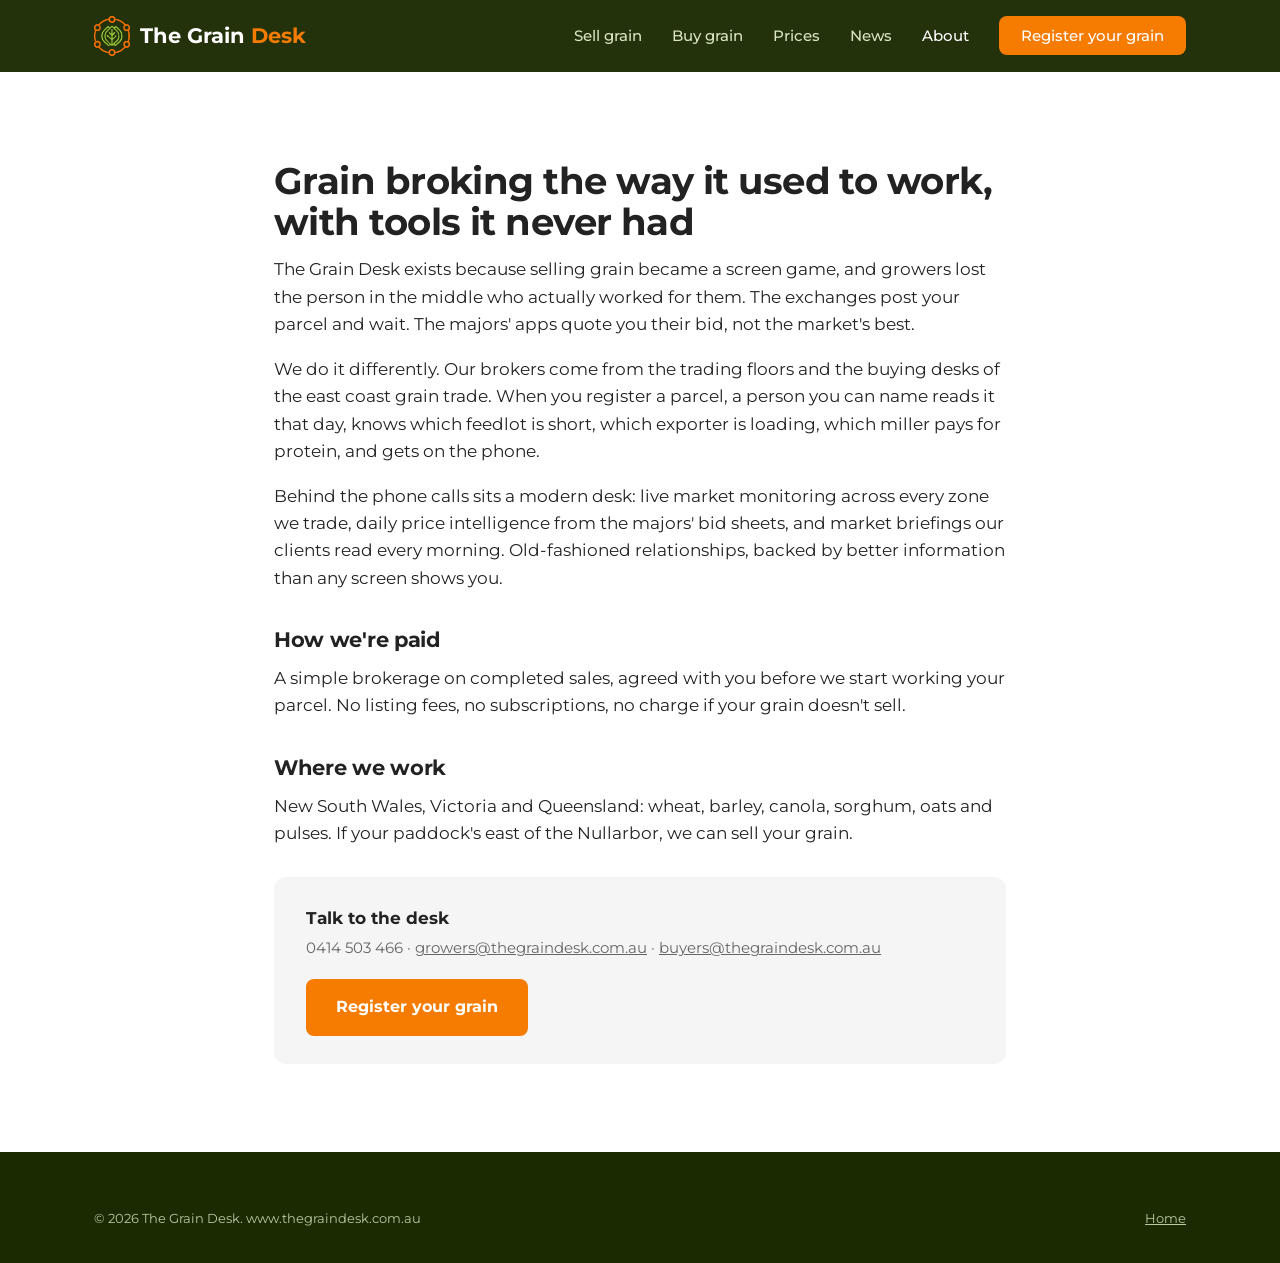
<file: about.html>
<!DOCTYPE html>
<html lang="en-AU">
<head>
<meta charset="UTF-8">
<meta name="viewport" content="width=device-width, initial-scale=1">
<title>About The Grain Desk.</title>
<meta name="description" content="The Grain Desk is a relationship grain brokerage for Australia's east coast. Real brokers, real buyer relationships, no faceless exchange.">
<link rel="icon" type="image/png" href="assets/grainbroker-icon.png">
<link rel="preconnect" href="https://fonts.googleapis.com">
<link rel="preconnect" href="https://fonts.gstatic.com" crossorigin>
<link href="https://fonts.googleapis.com/css2?family=Montserrat:wght@400;500;600;700&display=swap" rel="stylesheet">
<link rel="stylesheet" href="css/site.css">
</head>
<body>

<header>
  <div class="container">
    <nav aria-label="Main">
      <a class="logo" href="index.html">
        <img src="assets/grainbroker-icon.png" alt="">
        <span>The Grain <b>Desk</b></span>
      </a>
      <button class="menu-btn" aria-label="Menu" aria-expanded="false">&#9776;</button>
      <ul class="nav-links">
        <li><a href="sell.html">Sell grain</a></li>
        <li><a href="buy.html">Buy grain</a></li>
        <li><a href="prices.html">Prices</a></li>
        <li><a href="news.html">News</a></li>
        <li><a href="about.html" aria-current="page">About</a></li>
        <li><a class="nav-cta" href="sell.html">Register your grain</a></li>
      </ul>
    </nav>
  </div>
</header>

<section>
  <div class="container" style="max-width:780px">
    <h1 class="section-title">Grain broking the way it used to work, with tools it never had</h1>
    <p style="margin-bottom:18px">The Grain Desk exists because selling grain became a screen game, and growers lost the person in the middle who actually worked for them. The exchanges post your parcel and wait. The majors' apps quote you their bid, not the market's best.</p>
    <p style="margin-bottom:18px">We do it differently. Our brokers come from the trading floors and the buying desks of the east coast grain trade. When you register a parcel, a person you can name reads it that day, knows which feedlot is short, which exporter is loading, which miller pays for protein, and gets on the phone.</p>
    <p style="margin-bottom:18px">Behind the phone calls sits a modern desk: live market monitoring across every zone we trade, daily price intelligence from the majors' bid sheets, and market briefings our clients read every morning. Old-fashioned relationships, backed by better information than any screen shows you.</p>
    <h2 style="font-size:1.3rem;font-weight:700;margin:36px 0 14px">How we're paid</h2>
    <p style="margin-bottom:18px">A simple brokerage on completed sales, agreed with you before we start working your parcel. No listing fees, no subscriptions, no charge if your grain doesn't sell.</p>
    <h2 style="font-size:1.3rem;font-weight:700;margin:36px 0 14px">Where we work</h2>
    <p style="margin-bottom:30px">New South Wales, Victoria and Queensland: wheat, barley, canola, sorghum, oats and pulses. If your paddock's east of the Nullarbor, we can sell your grain.</p>
    <div style="background:var(--paper);border-radius:12px;padding:28px 32px;display:flex;justify-content:space-between;align-items:center;gap:18px;flex-wrap:wrap">
      <div>
        <p style="font-weight:700;margin-bottom:4px">Talk to the desk</p>
        <p style="color:var(--grey);font-size:15px">0414 503 466 &middot; <a href="mailto:growers@thegraindesk.com.au">growers@thegraindesk.com.au</a> &middot; <a href="mailto:buyers@thegraindesk.com.au">buyers@thegraindesk.com.au</a></p>
      </div>
      <a class="btn-register" href="sell.html">Register your grain</a>
    </div>
  </div>
</section>

<footer>
  <div class="container">
    <div class="foot-base" style="border:0;padding:0">
      <span>&copy; 2026 The Grain Desk. www.thegraindesk.com.au</span>
      <span><a href="index.html" style="color:inherit">Home</a></span>
    </div>
  </div>
</footer>

<script src="js/site.js"></script>
</body>
</html>
</file>
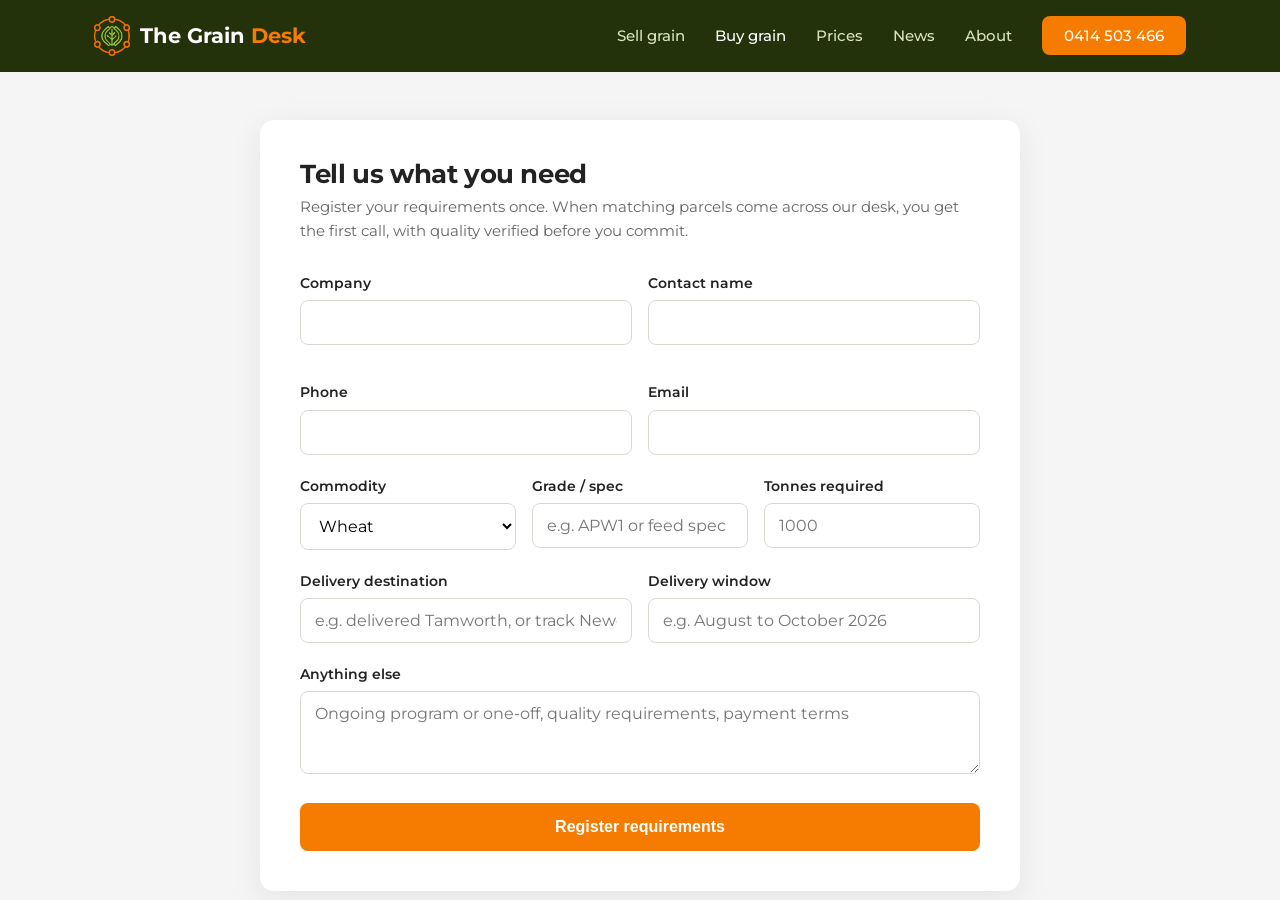
<file: buy.html>
<!DOCTYPE html>
<html lang="en-AU">
<head>
<meta charset="UTF-8">
<meta name="viewport" content="width=device-width, initial-scale=1">
<title>Buy grain. The Grain Desk.</title>
<meta name="description" content="Feedlots, millers, exporters and traders: register your requirements and The Grain Desk brings you matching parcels, quality verified.">
<link rel="icon" type="image/png" href="assets/grainbroker-icon.png">
<link rel="preconnect" href="https://fonts.googleapis.com">
<link rel="preconnect" href="https://fonts.gstatic.com" crossorigin>
<link href="https://fonts.googleapis.com/css2?family=Montserrat:wght@400;500;600;700&display=swap" rel="stylesheet">
<link rel="stylesheet" href="css/site.css">
</head>
<body class="form-shell">

<header>
  <div class="container">
    <nav aria-label="Main">
      <a class="logo" href="index.html">
        <img src="assets/grainbroker-icon.png" alt="">
        <span>The Grain <b>Desk</b></span>
      </a>
      <button class="menu-btn" aria-label="Menu" aria-expanded="false">&#9776;</button>
      <ul class="nav-links">
        <li><a href="sell.html">Sell grain</a></li>
        <li><a href="buy.html" aria-current="page">Buy grain</a></li>
        <li><a href="prices.html">Prices</a></li>
        <li><a href="news.html">News</a></li>
        <li><a href="about.html">About</a></li>
        <li><a class="nav-cta" href="tel:+61414503466">0414 503 466</a></li>
      </ul>
    </nav>
  </div>
</header>

<div class="container">
  <form class="form-card" id="buyform" novalidate>
    <h1>Tell us what you need</h1>
    <p class="lede">Register your requirements once. When matching parcels come across our desk, you get the first call, with quality verified before you commit.</p>

    <div class="grid-2">
      <div class="field">
        <label for="company">Company</label>
        <input id="company">
        <p class="err">Enter your company name.</p>
      </div>
      <div class="field">
        <label for="contact">Contact name</label>
        <input id="contact" autocomplete="name">
        <p class="err">Who should we ask for?</p>
      </div>
      <div class="field">
        <label for="phone">Phone</label>
        <input id="phone" type="tel" autocomplete="tel">
        <p class="err">Enter the best number to reach you.</p>
      </div>
      <div class="field">
        <label for="email">Email</label>
        <input id="email" type="email" autocomplete="email">
      </div>
    </div>

    <div class="grid-3">
      <div class="field">
        <label for="commodity">Commodity</label>
        <select id="commodity">
          <option>Wheat</option><option>Barley</option><option>Canola</option>
          <option>Sorghum</option><option>Oats</option><option>Pulses</option><option>Multiple</option>
        </select>
      </div>
      <div class="field">
        <label for="grade">Grade / spec</label>
        <input id="grade" placeholder="e.g. APW1 or feed spec">
      </div>
      <div class="field">
        <label for="tonnes">Tonnes required</label>
        <input id="tonnes" type="number" inputmode="numeric" min="1" placeholder="1000">
        <p class="err">Roughly how many tonnes?</p>
      </div>
    </div>

    <div class="grid-2">
      <div class="field">
        <label for="delivery">Delivery destination</label>
        <input id="delivery" placeholder="e.g. delivered Tamworth, or track Newcastle">
      </div>
      <div class="field">
        <label for="window">Delivery window</label>
        <input id="window" placeholder="e.g. August to October 2026">
      </div>
    </div>

    <div class="field">
      <label for="notes">Anything else</label>
      <textarea id="notes" rows="3" placeholder="Ongoing program or one-off, quality requirements, payment terms"></textarea>
    </div>

    <button type="button" class="btn-register" id="submit" style="width:100%;justify-content:center">Register requirements</button>

    <div class="success-panel" id="done" hidden>
      <div class="ok">&#10003;</div>
      <h2 style="font-size:1.4rem;margin-bottom:10px">Requirements registered</h2>
      <p style="color:var(--grey);max-width:30em;margin:0 auto">A broker from The Grain Desk will be in touch within 24 hours to confirm your specs. When grain that fits comes across our desk, you get the first call.</p>
    </div>
  </form>
</div>

<script src="js/site.js?v=20260915rebuild"></script>
<script>
(function () {
  function val(id) { return document.getElementById(id).value.trim(); }
  function invalid(id, bad) {
    var f = document.getElementById(id).closest(".field");
    f.classList.toggle("invalid", bad);
    return bad;
  }
  document.getElementById("submit").addEventListener("click", function () {
    var a = invalid("company", !val("company"));
    var b = invalid("contact", !val("contact"));
    var c = invalid("phone", val("phone").replace(/\D/g, "").length < 8);
    var d = invalid("tonnes", !val("tonnes"));
    if (a || b || c || d) return;
    var payload = {
      TYPE: "BUYER REQUIREMENT REGISTRATION",
      COMPANY: val("company"), CONTACT: val("contact"), PHONE: val("phone"), EMAIL: val("email"),
      COMMODITY: val("commodity"), GRADE: val("grade"), TONNES: val("tonnes"),
      DELIVERY: val("delivery"), WINDOW: val("window"), NOTES: val("notes")
    };
    var btn = document.getElementById("submit");
    btn.disabled = true;
    btn.textContent = "Sending…";
    window.gbSubmit("Buyer requirement: " + payload.TONNES + "t " + payload.COMMODITY + ", " + payload.COMPANY, payload, function (ok, errMsg) {
      if (!ok) {
        btn.disabled = false;
        btn.textContent = "Register requirements";
        var detail = errMsg ? (" (" + errMsg + ")") : "";
        alert("Something went wrong sending your requirements" + detail + " — call us on 0414 503 466 or try again.");
        return;
      }
      document.getElementById("buyform").querySelectorAll(".grid-2,.grid-3,.field,#submit").forEach(function (el) { el.hidden = true; });
      document.getElementById("done").hidden = false;
      window.scrollTo({ top: 0 });
    });
  });
})();
</script>
</body>
</html>
</file>
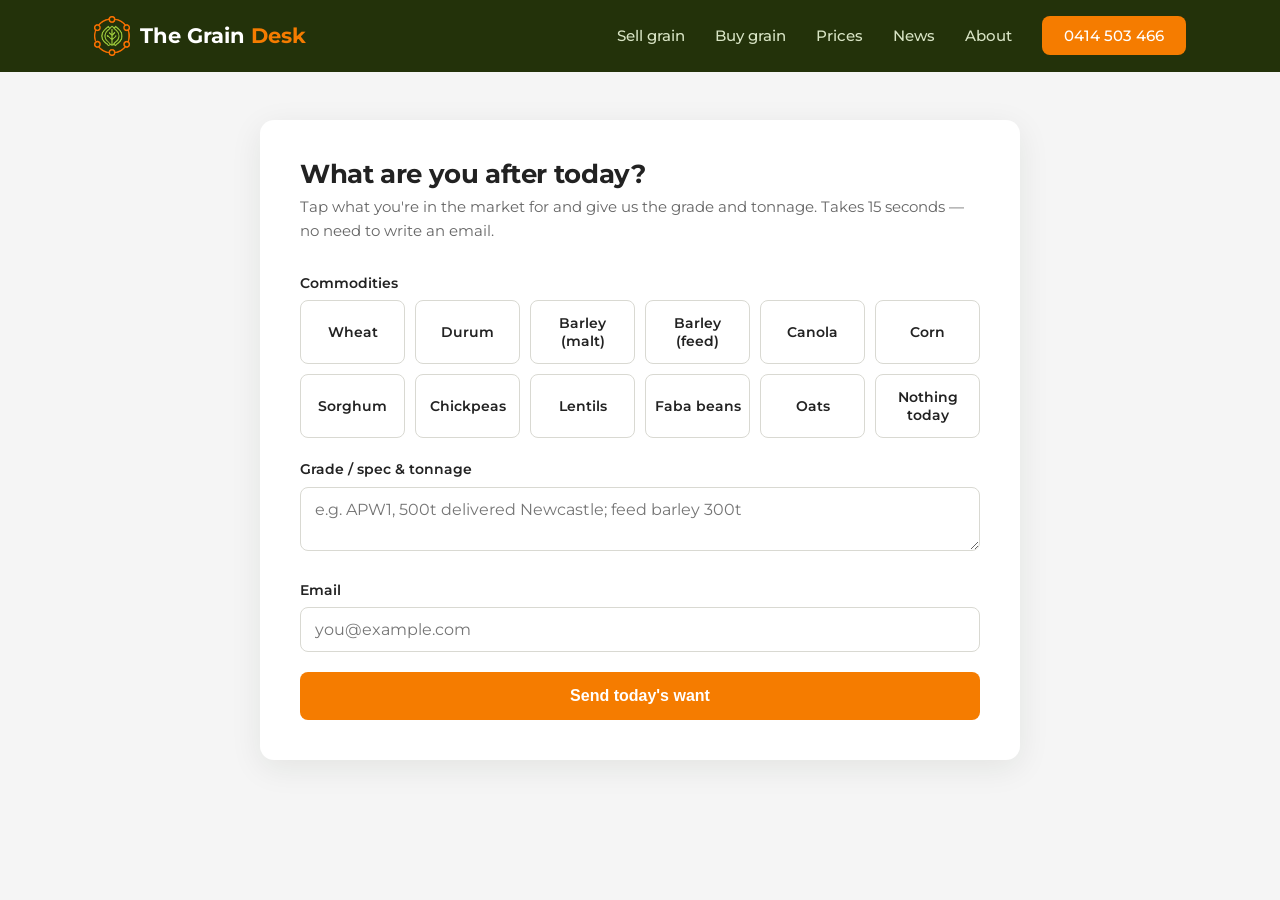
<file: check.html>
<!DOCTYPE html>
<html lang="en-AU">
<head>
<meta charset="UTF-8">
<meta name="viewport" content="width=device-width, initial-scale=1">
<title>Today's market check. The Grain Desk.</title>
<meta name="description" content="Quick daily check-in for The Grain Desk buyers: tell us what you're after today in 15 seconds.">
<link rel="icon" type="image/png" href="assets/grainbroker-icon.png">
<link rel="preconnect" href="https://fonts.googleapis.com">
<link rel="preconnect" href="https://fonts.gstatic.com" crossorigin>
<link href="https://fonts.googleapis.com/css2?family=Montserrat:wght@400;500;600;700&display=swap" rel="stylesheet">
<link rel="stylesheet" href="css/site.css">
</head>
<body class="form-shell">

<header>
  <div class="container">
    <nav aria-label="Main">
      <a class="logo" href="index.html">
        <img src="assets/grainbroker-icon.png" alt="">
        <span>The Grain <b>Desk</b></span>
      </a>
      <button class="menu-btn" aria-label="Menu" aria-expanded="false">&#9776;</button>
      <ul class="nav-links">
        <li><a href="sell.html">Sell grain</a></li>
        <li><a href="buy.html">Buy grain</a></li>
        <li><a href="prices.html">Prices</a></li>
        <li><a href="news.html">News</a></li>
        <li><a href="about.html">About</a></li>
        <li><a class="nav-cta" href="tel:+61414503466">0414 503 466</a></li>
      </ul>
    </nav>
  </div>
</header>

<div class="container">
  <form class="form-card" id="checkform" novalidate>
    <h1>What are you after today?</h1>
    <p class="lede">Tap what you're in the market for and give us the grade and tonnage. Takes 15 seconds — no need to write an email.</p>

    <div class="field">
      <label>Commodities</label>
      <div class="chips" id="commodity">
        <button type="button" class="chip" data-v="Wheat">Wheat</button>
        <button type="button" class="chip" data-v="Durum">Durum</button>
        <button type="button" class="chip" data-v="Barley (malt)">Barley (malt)</button>
        <button type="button" class="chip" data-v="Barley (feed)">Barley (feed)</button>
        <button type="button" class="chip" data-v="Canola">Canola</button>
        <button type="button" class="chip" data-v="Corn">Corn</button>
        <button type="button" class="chip" data-v="Sorghum">Sorghum</button>
        <button type="button" class="chip" data-v="Chickpeas">Chickpeas</button>
        <button type="button" class="chip" data-v="Lentils">Lentils</button>
        <button type="button" class="chip" data-v="Faba beans">Faba beans</button>
        <button type="button" class="chip" data-v="Oats">Oats</button>
        <button type="button" class="chip" id="chip-none" data-v="Nothing today">Nothing today</button>
      </div>
      <p class="err" id="commodity-err">Pick at least one, or "Nothing today".</p>
    </div>

    <div class="field" id="details-field">
      <label for="details">Grade / spec &amp; tonnage</label>
      <textarea id="details" rows="2" placeholder="e.g. APW1, 500t delivered Newcastle; feed barley 300t"></textarea>
    </div>

    <div class="field" id="email-field">
      <label for="email">Email</label>
      <input id="email" type="email" autocomplete="email" placeholder="you@example.com">
      <p class="err">Enter your email so we know who's asking.</p>
    </div>

    <button type="button" class="btn-register" id="submit" style="width:100%;justify-content:center">Send today's want</button>

    <div class="success-panel" id="done" hidden>
      <div class="ok">&#10003;</div>
      <h2 style="font-size:1.4rem;margin-bottom:10px">Got it, thanks.</h2>
      <p style="color:var(--grey);max-width:30em;margin:0 auto">If we've got a matching parcel, a broker from The Grain Desk will be in touch. Talk again tomorrow.</p>
    </div>
  </form>
</div>

<script src="js/site.js"></script>
<script>
(function () {
  var picked = [];
  var params = new URLSearchParams(window.location.search);
  var prefillEmail = params.get("email");

  if (prefillEmail) {
    var emailField = document.getElementById("email-field");
    document.getElementById("email").value = prefillEmail;
    emailField.hidden = true;
  }

  function val(id) { return document.getElementById(id).value.trim(); }
  function invalid(id, bad) {
    var f = document.getElementById(id).closest(".field");
    f.classList.toggle("invalid", bad);
    return bad;
  }

  document.querySelectorAll("#commodity .chip").forEach(function (c) {
    c.addEventListener("click", function () {
      if (c.id === "chip-none") {
        picked = ["Nothing today"];
        document.querySelectorAll("#commodity .chip").forEach(function (x) { x.classList.toggle("sel", x.id === "chip-none"); });
        document.getElementById("details-field").hidden = true;
      } else {
        document.getElementById("chip-none").classList.remove("sel");
        picked = picked.filter(function (v) { return v !== "Nothing today"; });
        var i = picked.indexOf(c.dataset.v);
        if (i === -1) { picked.push(c.dataset.v); c.classList.add("sel"); }
        else { picked.splice(i, 1); c.classList.remove("sel"); }
        document.getElementById("details-field").hidden = false;
      }
      document.getElementById("commodity").closest(".field").classList.remove("invalid");
    });
  });

  document.getElementById("submit").addEventListener("click", function () {
    var noCommodity = invalid("commodity", picked.length === 0);
    document.getElementById("commodity-err").style.display = noCommodity ? "block" : "none";
    var badEmail = invalid("email", !/^[^@\s]+@[^@\s]+\.[^@\s]+$/.test(val("email")));
    if (noCommodity || badEmail) return;

    var demand = picked[0] === "Nothing today"
      ? "Nothing today (" + new Date().toLocaleDateString("en-AU") + ")"
      : picked.join(", ") + (val("details") ? " — " + val("details") : "") + " [" + new Date().toLocaleDateString("en-AU") + "]";

    var btn = document.getElementById("submit");
    btn.disabled = true;
    btn.textContent = "Sending…";

    window.gbSubmitBuyerCheck({
      email: val("email"),
      demand: demand
    }, function (ok) {
      btn.disabled = false;
      if (ok) {
        document.getElementById("checkform").querySelectorAll(".field,#submit").forEach(function (el) { el.hidden = true; });
        document.getElementById("done").hidden = false;
        window.scrollTo({ top: 0 });
      } else {
        btn.textContent = "Send today's want";
        alert("Something went wrong sending that — call us on 0414 503 466 or try again.");
      }
    });
  });
})();
</script>
</body>
</html>
</file>
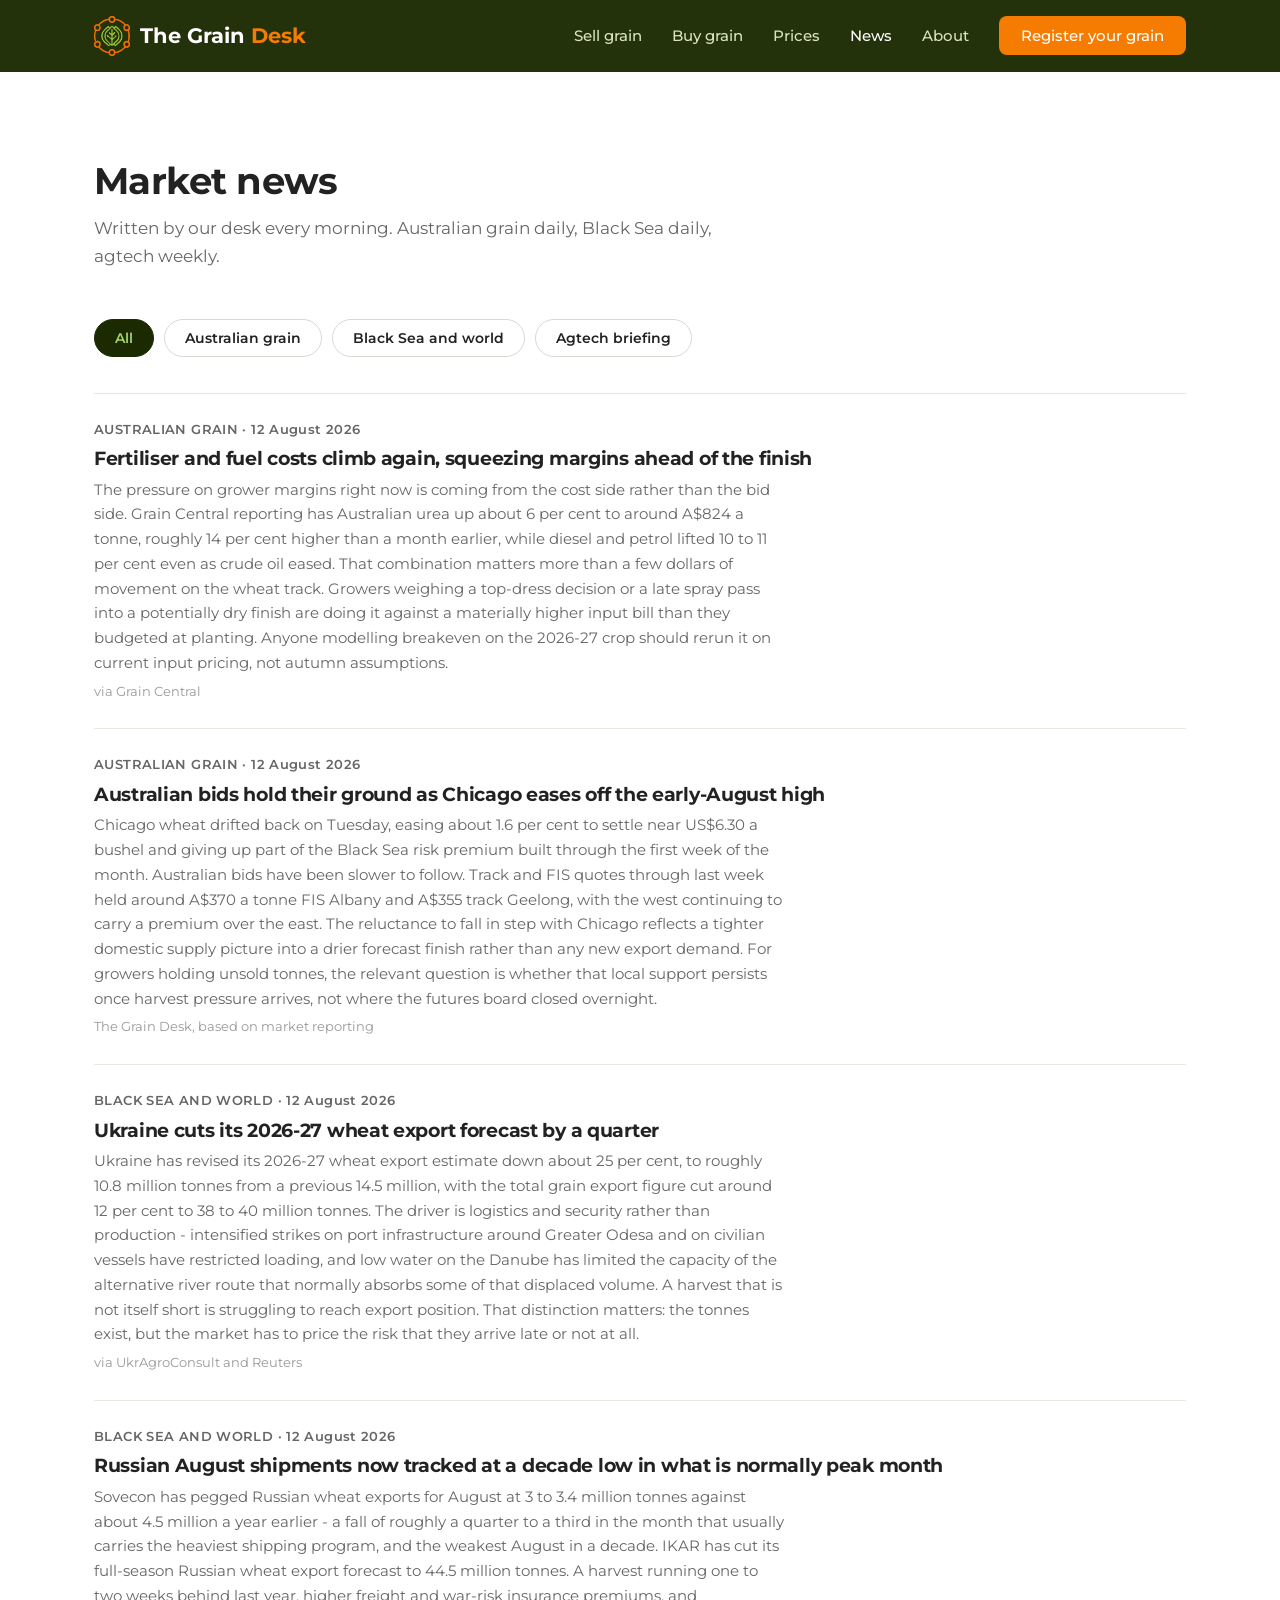
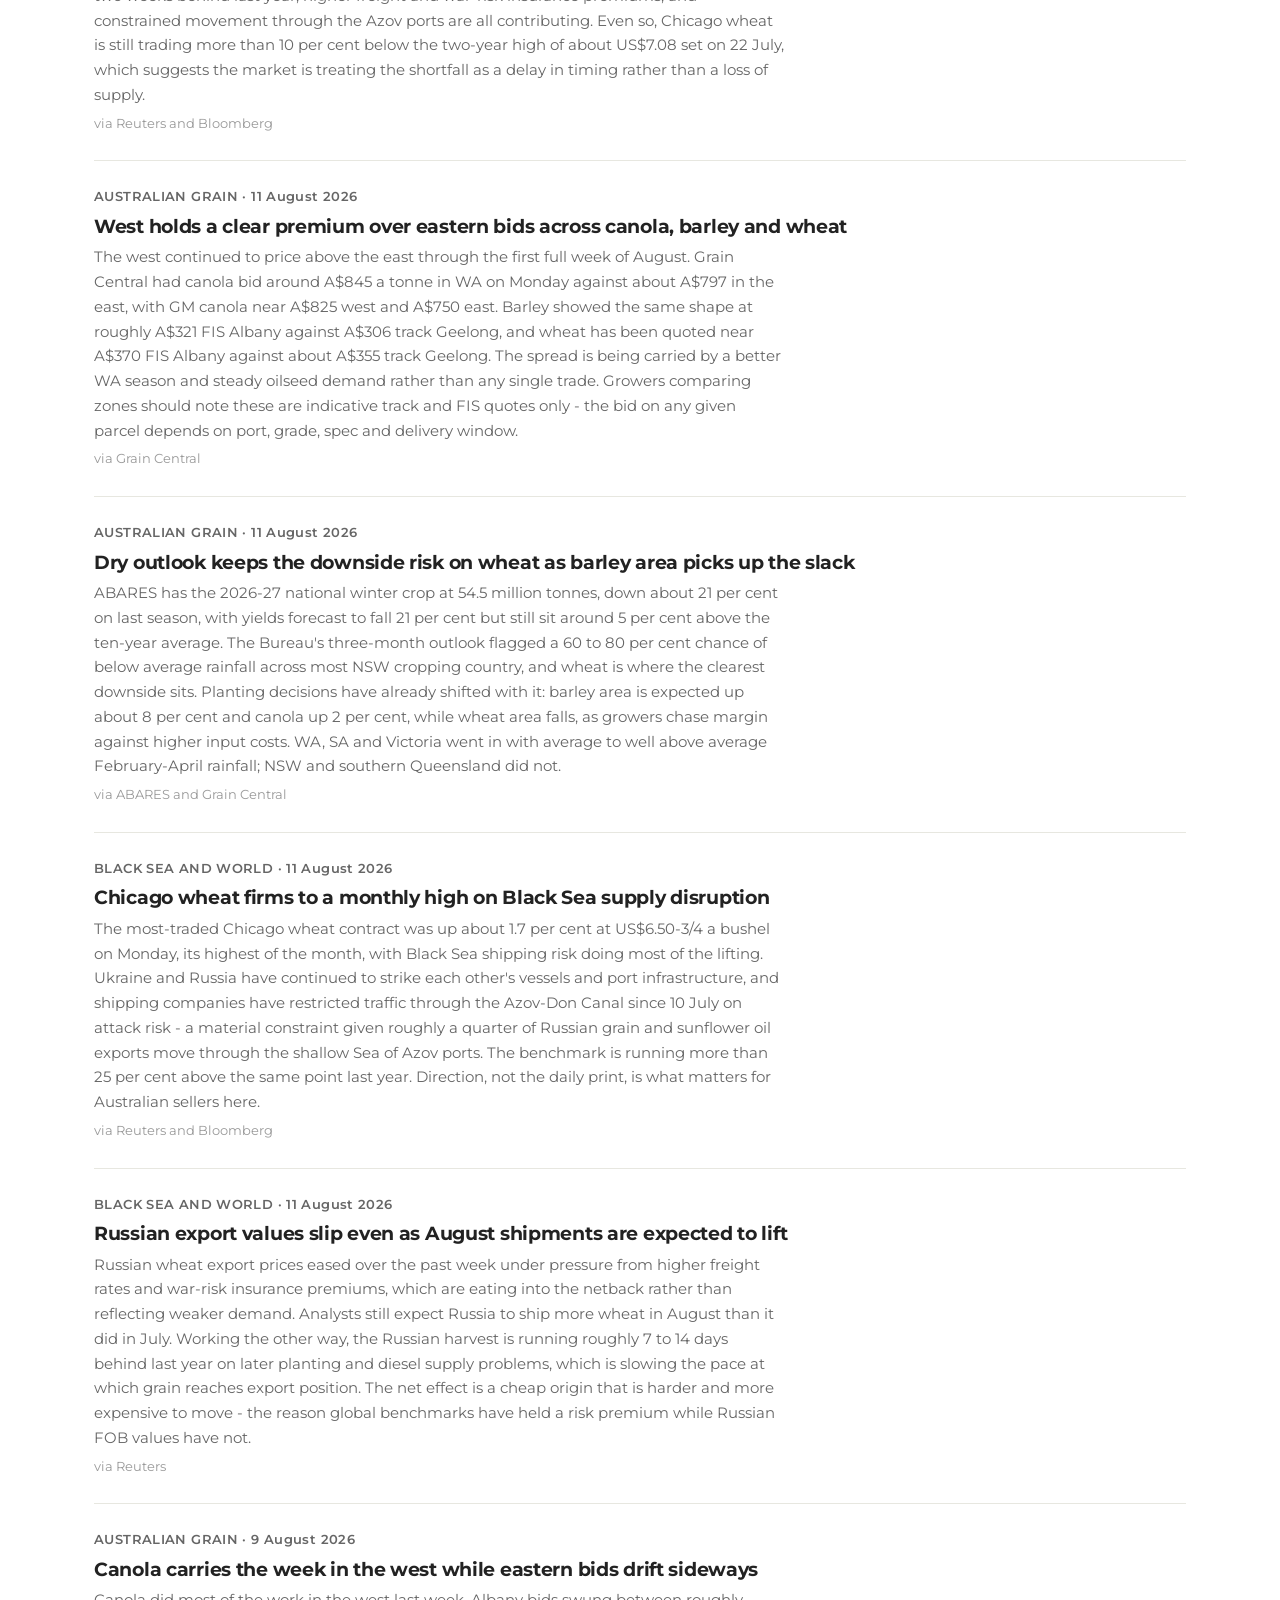
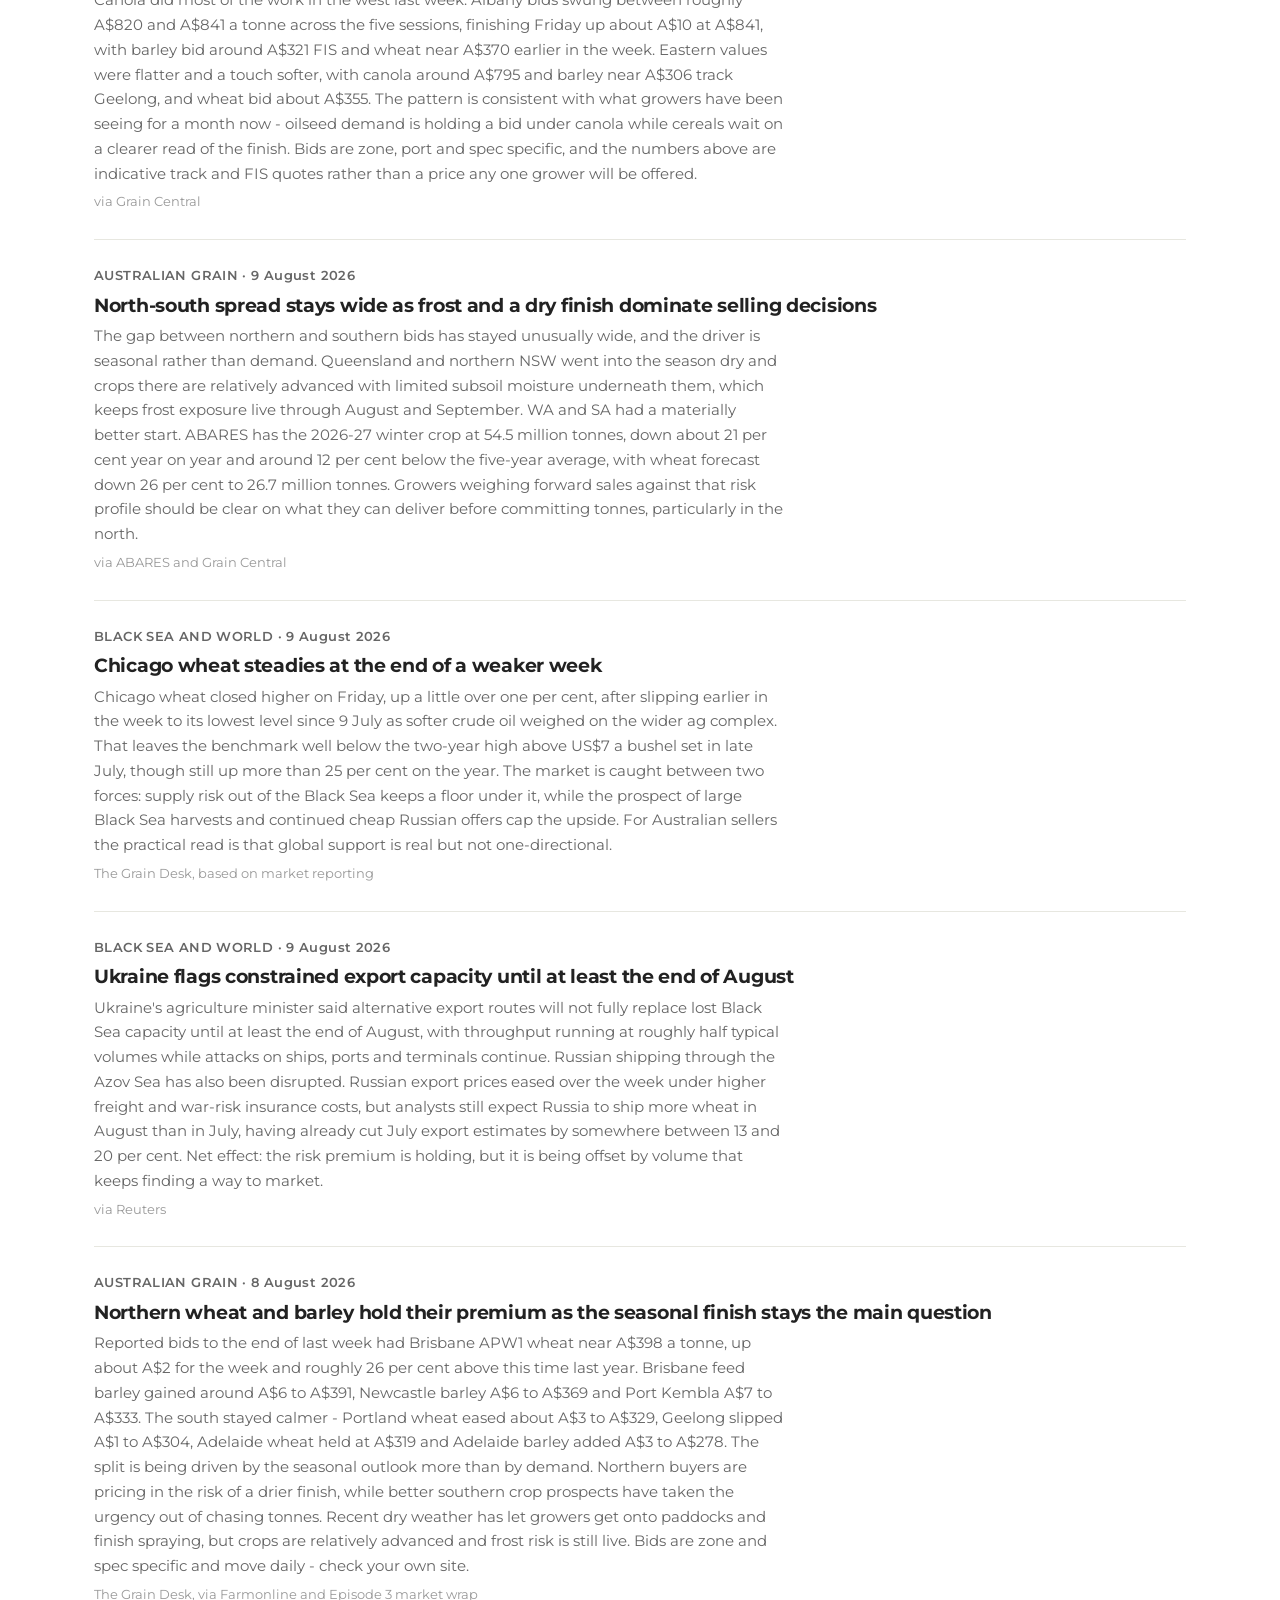
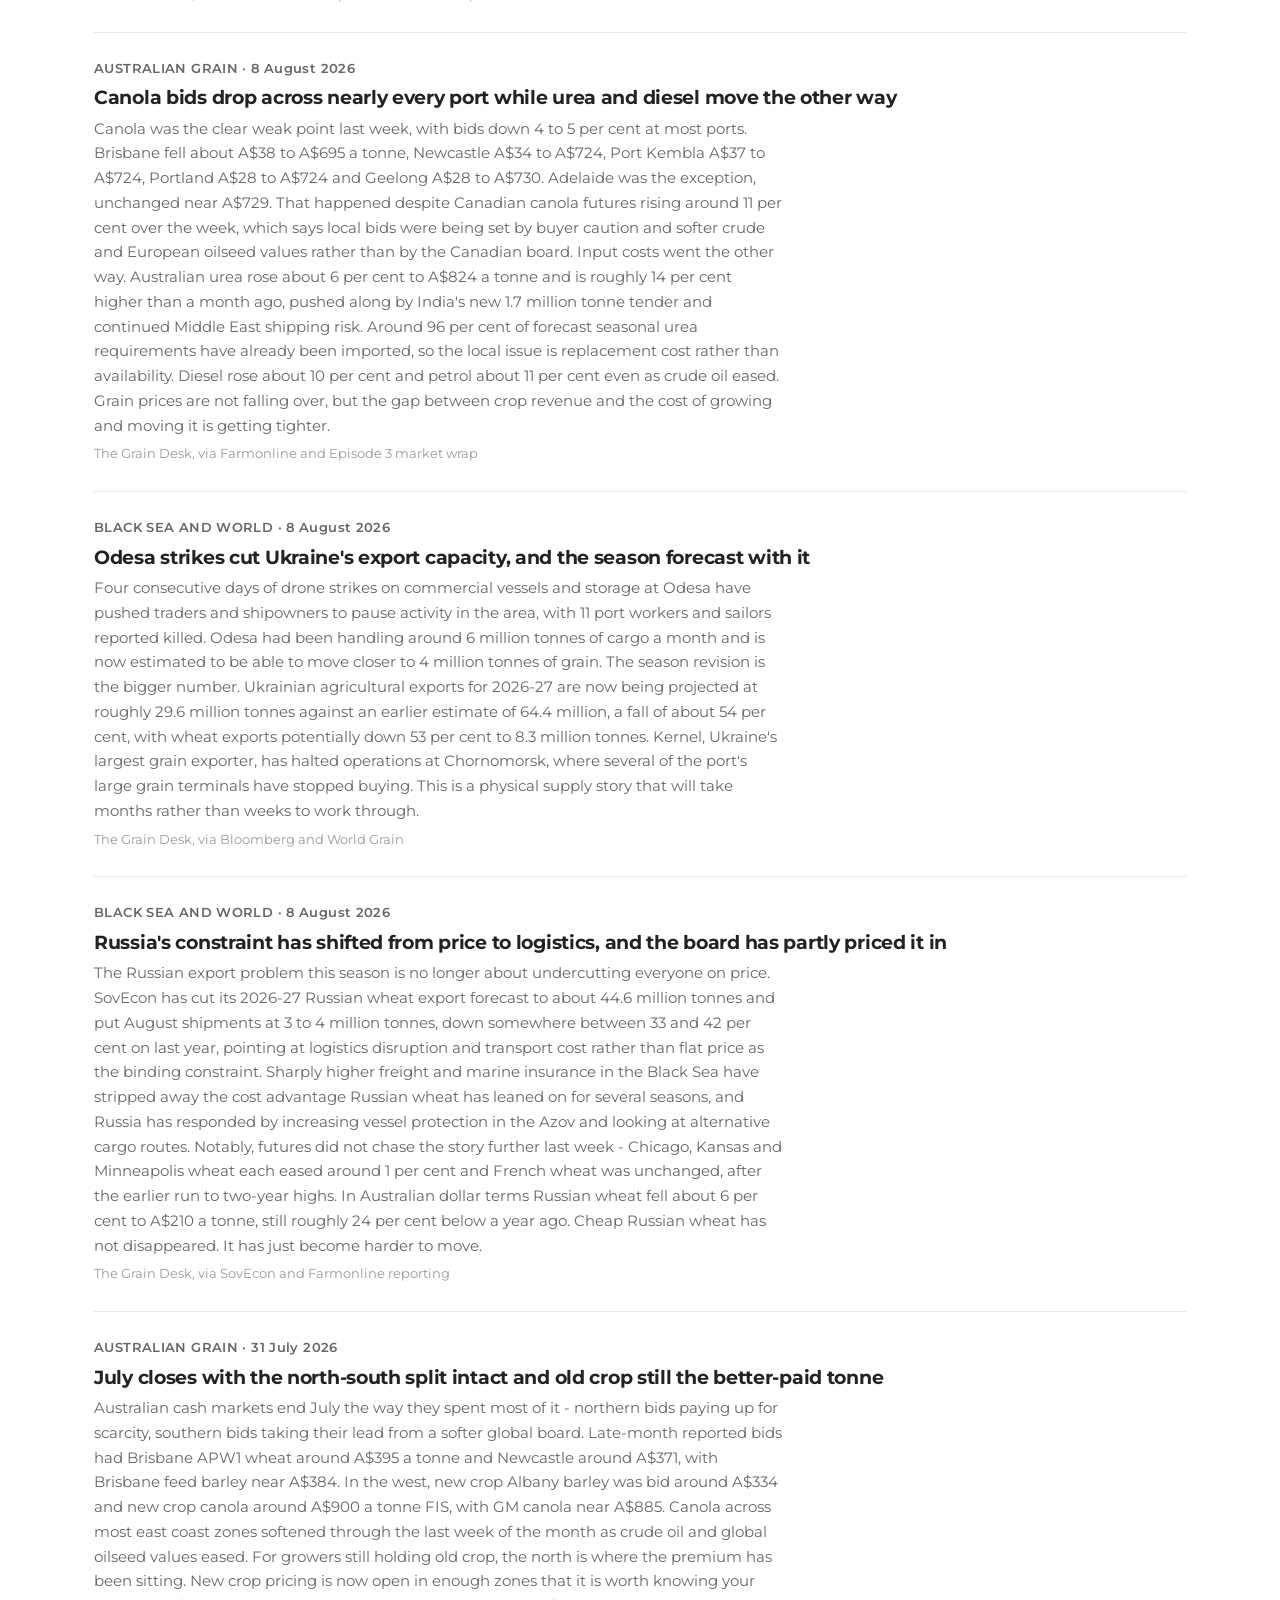
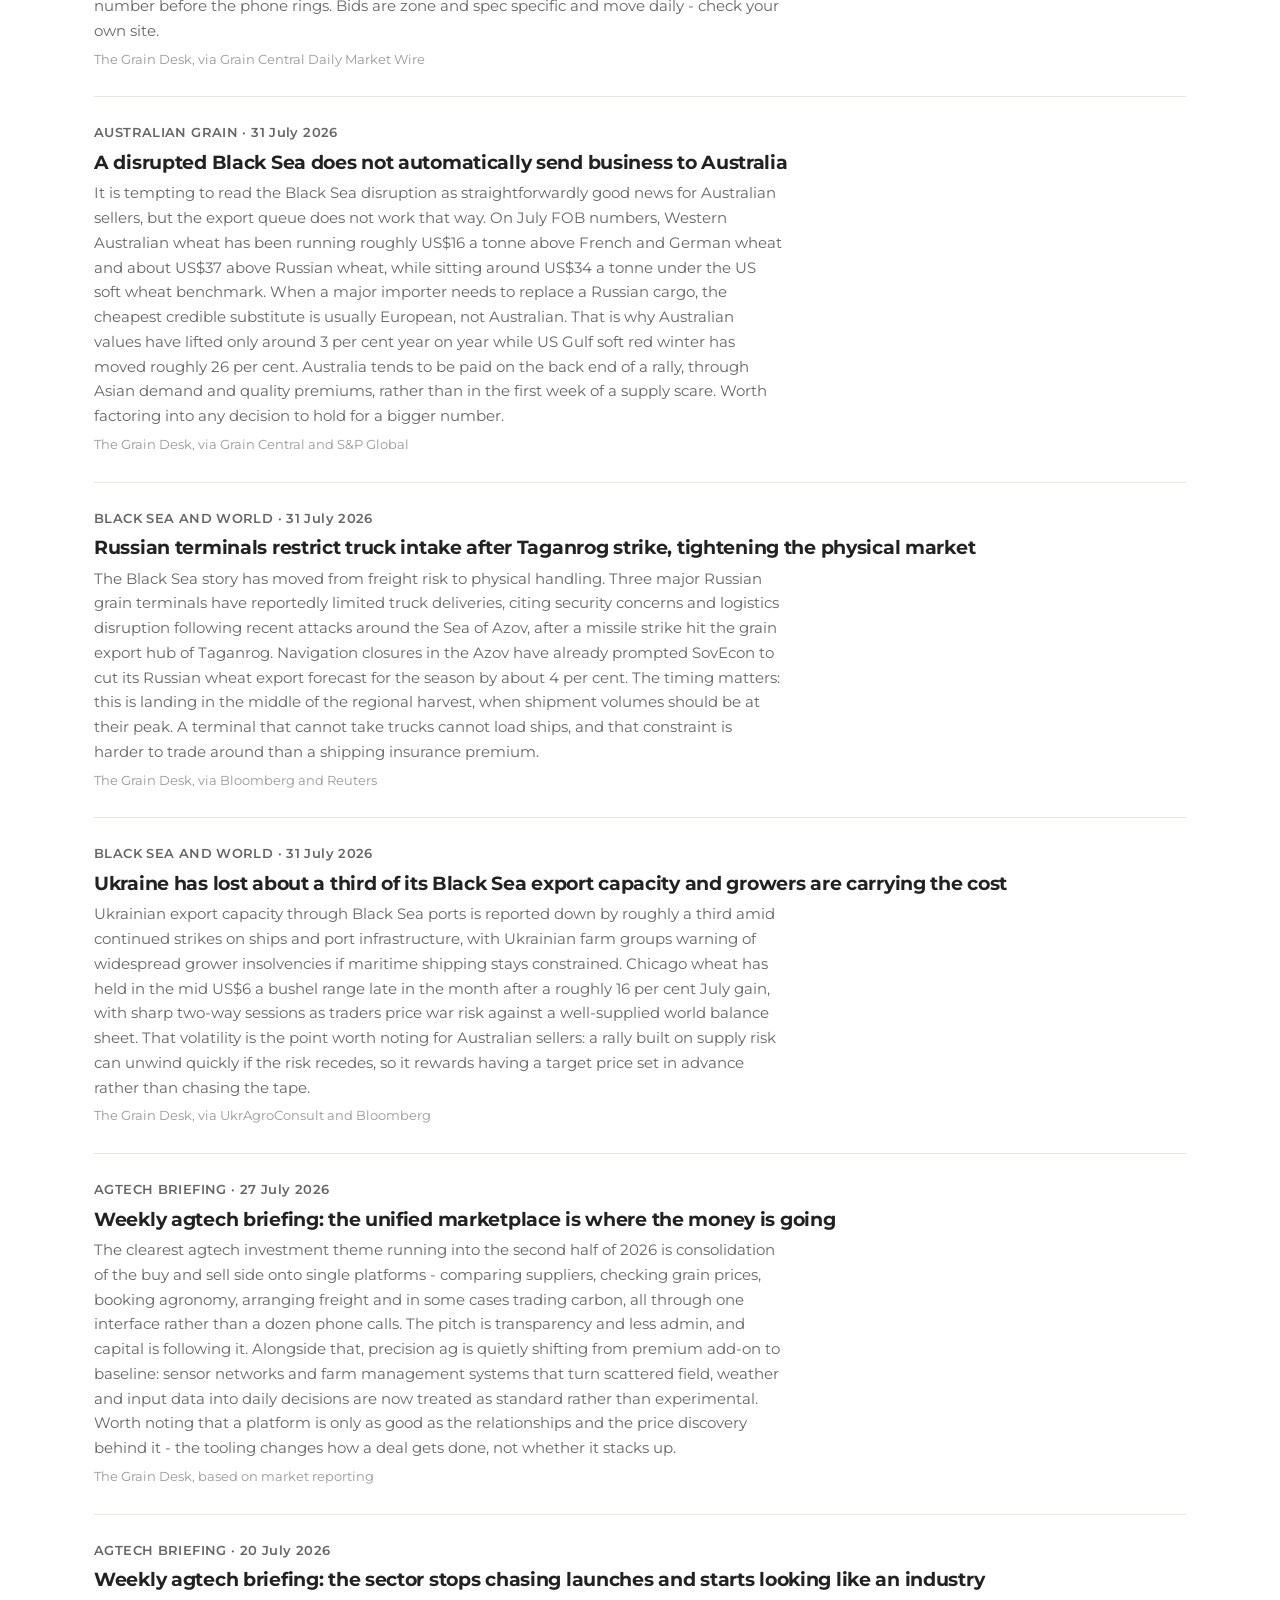
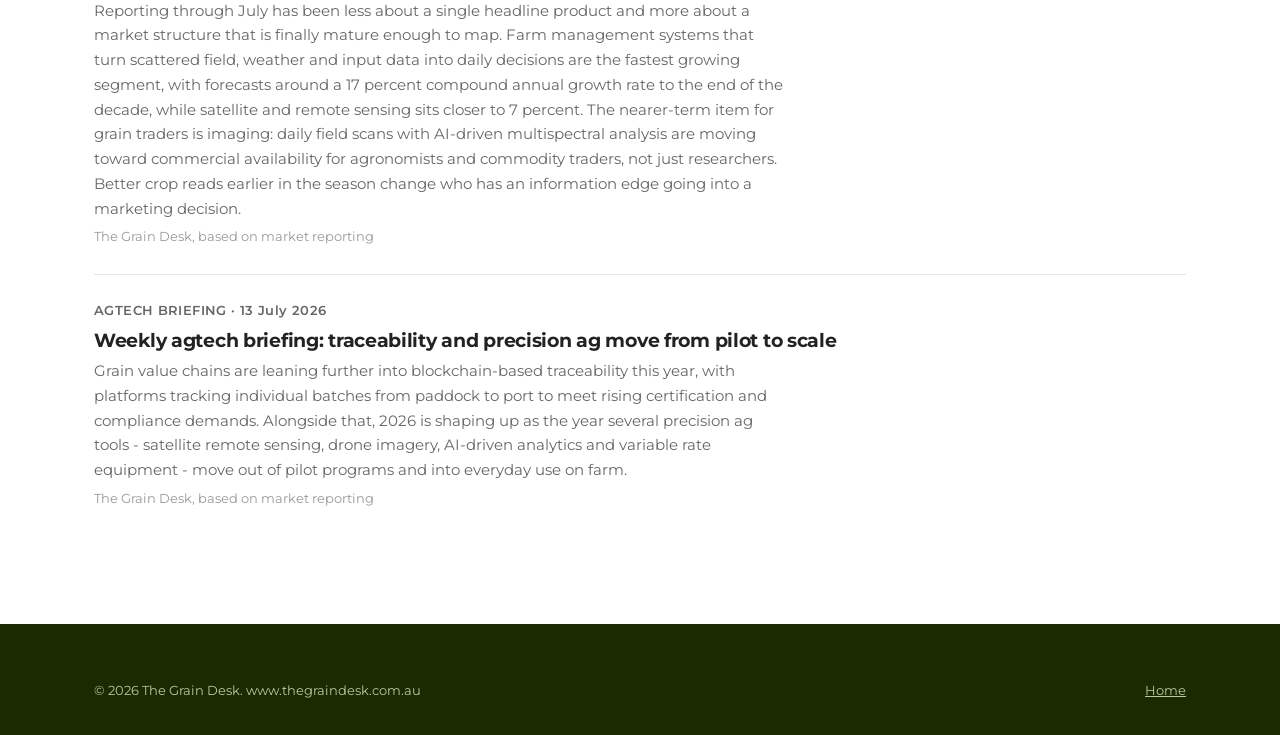
<file: news.html>
<!DOCTYPE html>
<html lang="en-AU">
<head>
<meta charset="UTF-8">
<meta name="viewport" content="width=device-width, initial-scale=1">
<title>Grain market news. The Grain Desk.</title>
<meta name="description" content="Daily Australian grain news, daily Black Sea updates and a weekly agtech briefing, written by The Grain Desk.">
<link rel="icon" type="image/png" href="assets/grainbroker-icon.png">
<link rel="preconnect" href="https://fonts.googleapis.com">
<link rel="preconnect" href="https://fonts.gstatic.com" crossorigin>
<link href="https://fonts.googleapis.com/css2?family=Montserrat:wght@400;500;600;700&display=swap" rel="stylesheet">
<link rel="stylesheet" href="css/site.css">
</head>
<body>

<header>
  <div class="container">
    <nav aria-label="Main">
      <a class="logo" href="index.html">
        <img src="assets/grainbroker-icon.png" alt="">
        <span>The Grain <b>Desk</b></span>
      </a>
      <button class="menu-btn" aria-label="Menu" aria-expanded="false">&#9776;</button>
      <ul class="nav-links">
        <li><a href="sell.html">Sell grain</a></li>
        <li><a href="buy.html">Buy grain</a></li>
        <li><a href="prices.html">Prices</a></li>
        <li><a href="news.html" aria-current="page">News</a></li>
        <li><a href="about.html">About</a></li>
        <li><a class="nav-cta" href="sell.html">Register your grain</a></li>
      </ul>
    </nav>
  </div>
</header>

<section style="min-height:70dvh">
  <div class="container">
    <h1 class="section-title">Market news</h1>
    <p class="section-sub">Written by our desk every morning. Australian grain daily, Black Sea daily, agtech weekly.</p>
    <div class="news-tabs" role="tablist">
      <button class="news-tab sel" data-feed="all">All</button>
      <button class="news-tab" data-feed="au">Australian grain</button>
      <button class="news-tab" data-feed="world">Black Sea and world</button>
      <button class="news-tab" data-feed="agtech">Agtech briefing</button>
    </div>
    <div id="feed"></div>
  </div>
</section>

<footer>
  <div class="container">
    <div class="foot-base" style="border:0;padding:0">
      <span>&copy; 2026 The Grain Desk. www.thegraindesk.com.au</span>
      <span><a href="index.html" style="color:inherit">Home</a></span>
    </div>
  </div>
</footer>

<script src="data/news.js"></script>
<script src="js/site.js"></script>
<script>
(function () {
  var labels = { au: "Australian grain", world: "Black Sea and world", agtech: "Agtech briefing" };
  function render(feed) {
    var wrap = document.getElementById("feed");
    wrap.innerHTML = "";
    window.GB_NEWS.filter(function (n) { return feed === "all" || n.feed === feed; })
      .forEach(function (n) {
        var d = document.createElement("div");
        d.className = "news-item";
        d.innerHTML = "<p class='meta'>" + labels[n.feed].toUpperCase() + " &middot; " + n.date + "</p>" +
          "<h3>" + n.title + "</h3><p>" + n.summary + "</p>" +
          (n.source ? "<p style='font-size:12.5px;color:#999;margin-top:6px'>" + n.source + "</p>" : "");
        wrap.appendChild(d);
      });
  }
  document.querySelectorAll(".news-tab").forEach(function (t) {
    t.addEventListener("click", function () {
      document.querySelectorAll(".news-tab").forEach(function (x) { x.classList.remove("sel"); });
      t.classList.add("sel");
      render(t.dataset.feed);
    });
  });
  render("all");
})();
</script>
</body>
</html>
</file>
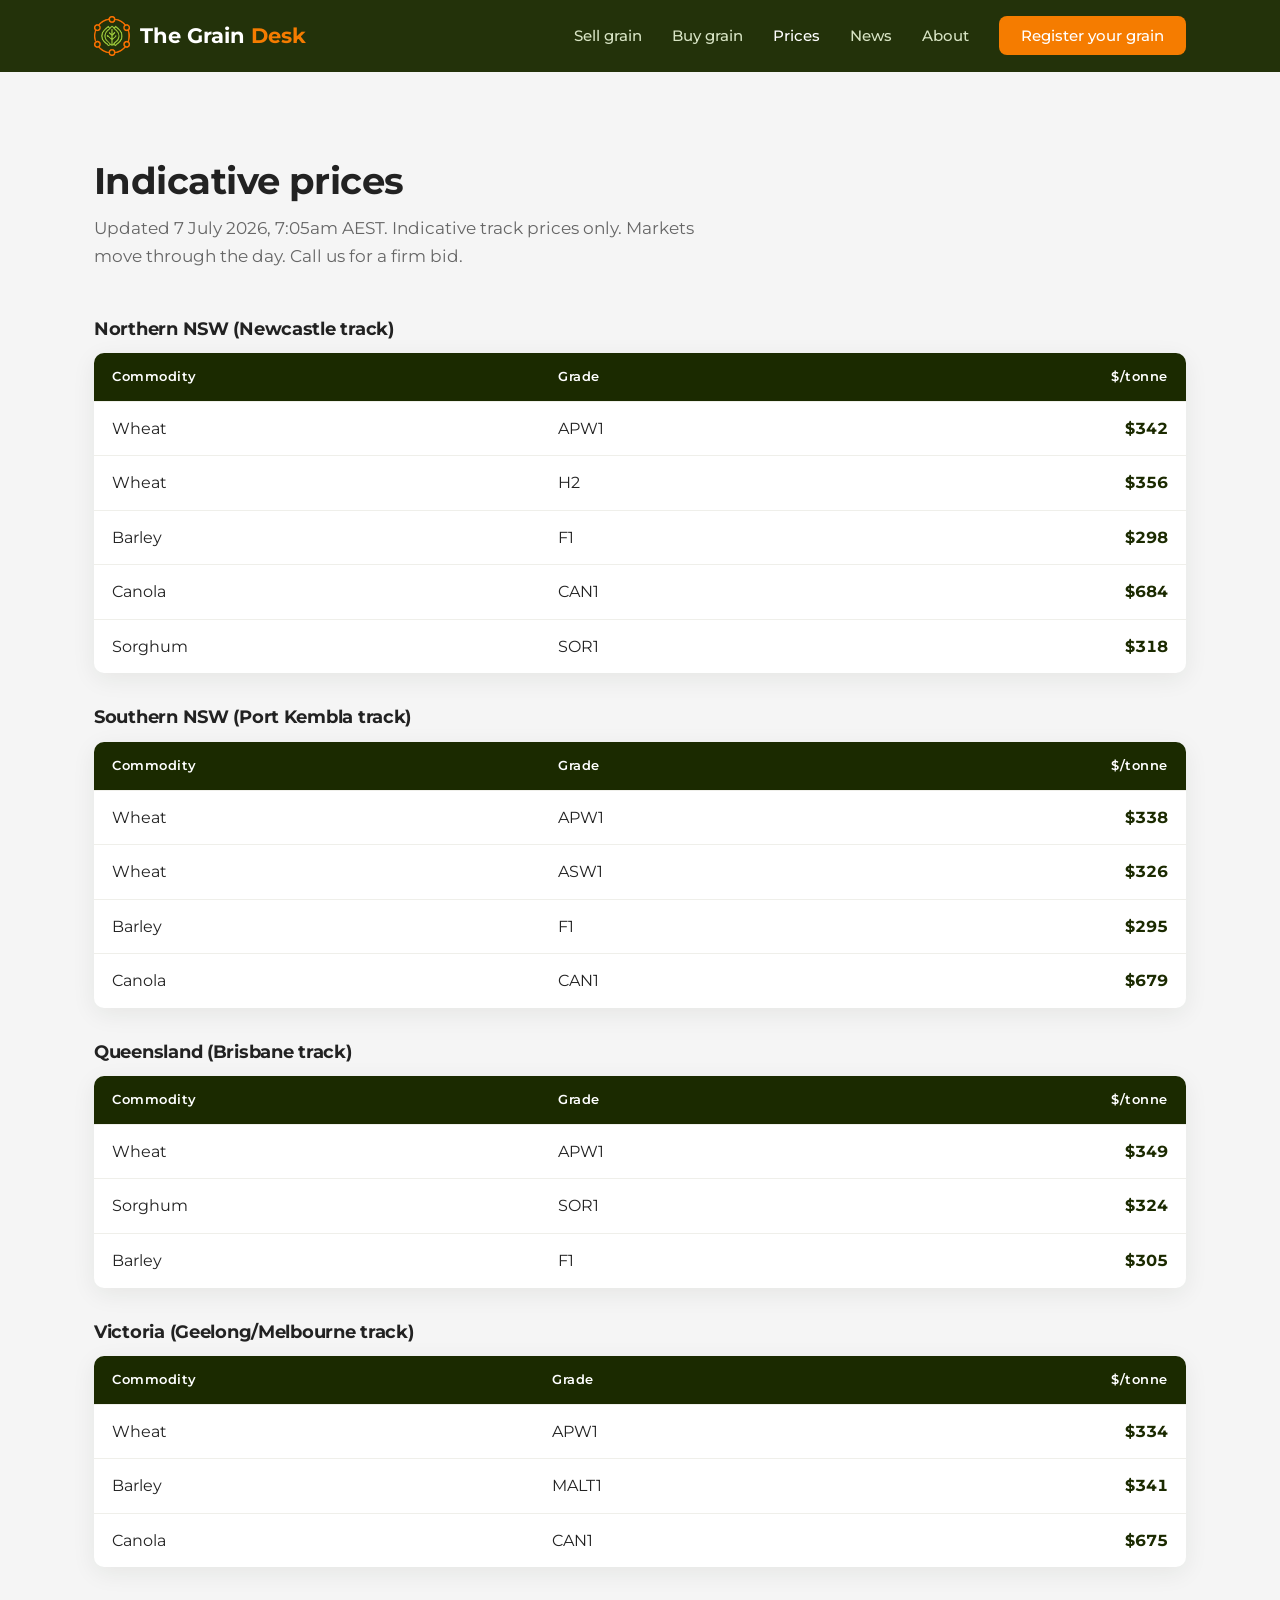
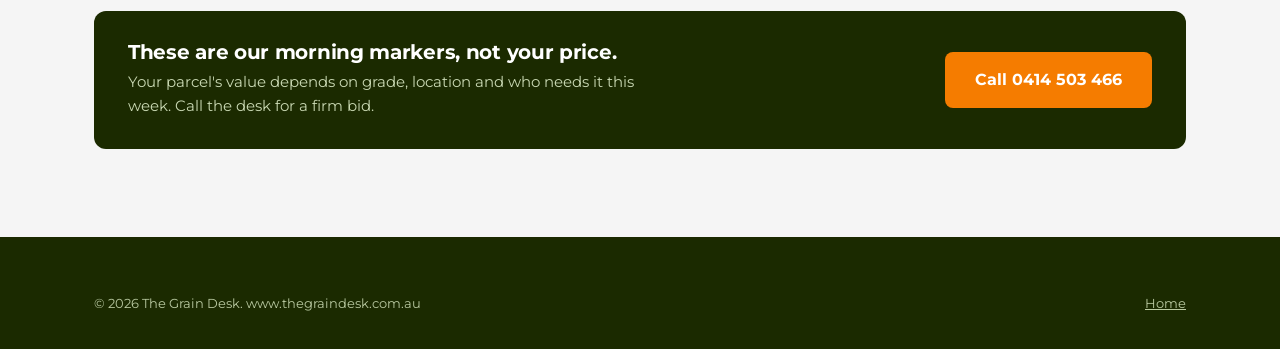
<file: prices.html>
<!DOCTYPE html>
<html lang="en-AU">
<head>
<meta charset="UTF-8">
<meta name="viewport" content="width=device-width, initial-scale=1">
<title>Indicative grain prices. The Grain Desk.</title>
<meta name="description" content="The Grain Desk indicative track prices for wheat, barley, canola and sorghum across east coast zones, updated every morning. Call us for a firm bid.">
<link rel="icon" type="image/png" href="assets/grainbroker-icon.png">
<link rel="preconnect" href="https://fonts.googleapis.com">
<link rel="preconnect" href="https://fonts.gstatic.com" crossorigin>
<link href="https://fonts.googleapis.com/css2?family=Montserrat:wght@400;500;600;700&display=swap" rel="stylesheet">
<link rel="stylesheet" href="css/site.css">
</head>
<body>

<header>
  <div class="container">
    <nav aria-label="Main">
      <a class="logo" href="index.html">
        <img src="assets/grainbroker-icon.png" alt="">
        <span>The Grain <b>Desk</b></span>
      </a>
      <button class="menu-btn" aria-label="Menu" aria-expanded="false">&#9776;</button>
      <ul class="nav-links">
        <li><a href="sell.html">Sell grain</a></li>
        <li><a href="buy.html">Buy grain</a></li>
        <li><a href="prices.html" aria-current="page">Prices</a></li>
        <li><a href="news.html">News</a></li>
        <li><a href="about.html">About</a></li>
        <li><a class="nav-cta" href="sell.html">Register your grain</a></li>
      </ul>
    </nav>
  </div>
</header>

<section class="price-strip" style="min-height:70dvh">
  <div class="container">
    <h1 class="section-title">Indicative prices</h1>
    <p class="section-sub" id="updated-line"></p>
    <div id="zones"></div>
    <div style="background:var(--green-deep);color:#fff;border-radius:12px;padding:30px 34px;margin-top:44px;display:flex;justify-content:space-between;align-items:center;gap:20px;flex-wrap:wrap">
      <div>
        <h2 style="font-size:1.25rem;font-weight:700;margin-bottom:6px">These are our morning markers, not your price.</h2>
        <p style="color:#C9D8B2;font-size:15px;max-width:36em">Your parcel's value depends on grade, location and who needs it this week. Call the desk for a firm bid.</p>
      </div>
      <a class="btn-register" href="tel:+61414503466">Call 0414 503 466</a>
    </div>
  </div>
</section>

<footer>
  <div class="container">
    <div class="foot-base" style="border:0;padding:0">
      <span>&copy; 2026 The Grain Desk. www.thegraindesk.com.au</span>
      <span><a href="index.html" style="color:inherit">Home</a></span>
    </div>
  </div>
</footer>

<script src="data/prices.js"></script>
<script src="js/site.js"></script>
<script>
(function () {
  document.getElementById("updated-line").textContent =
    "Updated " + window.GB_PRICES.updated + ". " + window.GB_PRICES.disclaimer;
  var wrap = document.getElementById("zones");
  window.GB_PRICES.zones.forEach(function (z) {
    var h = document.createElement("h2");
    h.style.cssText = "font-size:1.15rem;font-weight:700;margin:34px 0 14px";
    h.textContent = z.zone;
    wrap.appendChild(h);
    var t = document.createElement("table");
    t.className = "price-table";
    t.innerHTML = "<thead><tr><th>Commodity</th><th>Grade</th><th class='num'>$/tonne</th></tr></thead>";
    var tb = document.createElement("tbody");
    z.rows.forEach(function (r) {
      var tr = document.createElement("tr");
      tr.innerHTML = "<td>" + r.commodity + "</td><td>" + r.grade + "</td><td class='num'>$" + r.price + "</td>";
      tb.appendChild(tr);
    });
    t.appendChild(tb);
    wrap.appendChild(t);
  });
})();
</script>
</body>
</html>
</file>
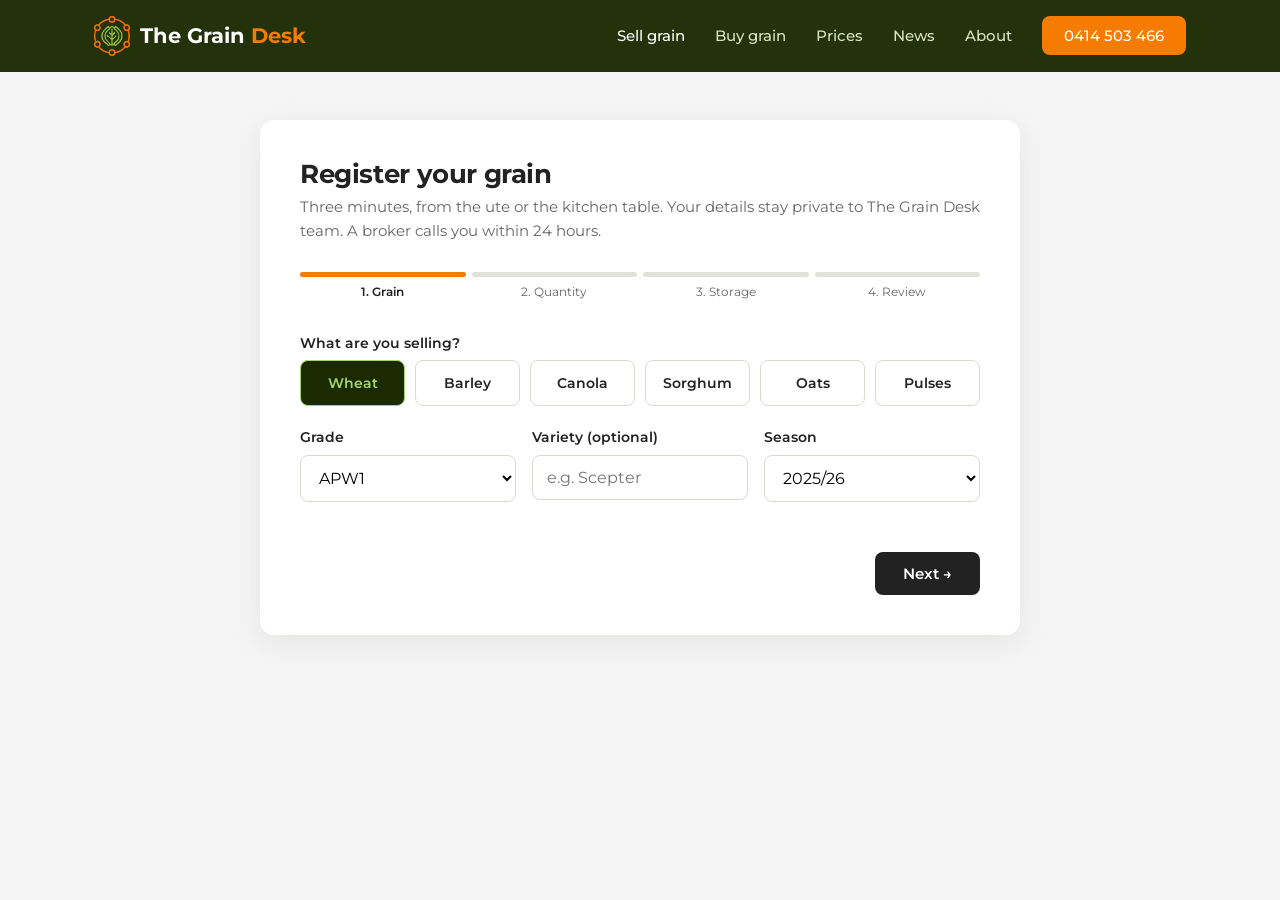
<file: sell.html>
<!DOCTYPE html>
<html lang="en-AU">
<head>
<meta charset="UTF-8">
<meta name="viewport" content="width=device-width, initial-scale=1">
<title>Register your grain. The Grain Desk.</title>
<meta name="description" content="Tell us what's in your silos in three minutes. A broker from The Grain Desk calls you within 24 hours with a plan to sell it.">
<link rel="icon" type="image/png" href="assets/grainbroker-icon.png">
<link rel="preconnect" href="https://fonts.googleapis.com">
<link rel="preconnect" href="https://fonts.gstatic.com" crossorigin>
<link href="https://fonts.googleapis.com/css2?family=Montserrat:wght@400;500;600;700&display=swap" rel="stylesheet">
<link rel="stylesheet" href="css/site.css">
</head>
<body class="form-shell">

<header>
  <div class="container">
    <nav aria-label="Main">
      <a class="logo" href="index.html">
        <img src="assets/grainbroker-icon.png" alt="">
        <span>The Grain <b>Desk</b></span>
      </a>
      <button class="menu-btn" aria-label="Menu" aria-expanded="false">&#9776;</button>
      <ul class="nav-links">
        <li><a href="sell.html" aria-current="page">Sell grain</a></li>
        <li><a href="buy.html">Buy grain</a></li>
        <li><a href="prices.html">Prices</a></li>
        <li><a href="news.html">News</a></li>
        <li><a href="about.html">About</a></li>
        <li><a class="nav-cta" href="tel:+61414503466">0414 503 466</a></li>
      </ul>
    </nav>
  </div>
</header>

<div class="container">
  <form class="form-card" id="wiz" novalidate>
    <h1>Register your grain</h1>
    <p class="lede">Three minutes, from the ute or the kitchen table. Your details stay private to The Grain Desk team. A broker calls you within 24 hours.</p>

    <div class="wiz-progress" id="progress">
      <div class="on"><div class="bar"></div><p>1. Grain</p></div>
      <div><div class="bar"></div><p>2. Quantity</p></div>
      <div><div class="bar"></div><p>3. Storage</p></div>
      <div><div class="bar"></div><p>4. Review</p></div>
    </div>

    <div class="wstep" id="s1">
      <div class="field">
        <label>What are you selling?</label>
        <div class="chips" id="commodity">
          <button type="button" class="chip sel" data-v="Wheat">Wheat</button>
          <button type="button" class="chip" data-v="Barley">Barley</button>
          <button type="button" class="chip" data-v="Canola">Canola</button>
          <button type="button" class="chip" data-v="Sorghum">Sorghum</button>
          <button type="button" class="chip" data-v="Oats">Oats</button>
          <button type="button" class="chip" data-v="Pulses">Pulses</button>
        </div>
      </div>
      <div class="grid-3">
        <div class="field">
          <label for="grade">Grade</label>
          <select id="grade"></select>
        </div>
        <div class="field">
          <label for="variety">Variety (optional)</label>
          <input id="variety" placeholder="e.g. Scepter">
        </div>
        <div class="field">
          <label for="season">Season</label>
          <select id="season"><option>2025/26</option><option>2024/25</option></select>
        </div>
      </div>
    </div>

    <div class="wstep" id="s2" hidden>
      <div class="grid-2">
        <div class="field">
          <label for="tonnes">Tonnes available</label>
          <input id="tonnes" type="number" inputmode="numeric" min="1" placeholder="250">
          <p class="err">Enter how many tonnes you have.</p>
        </div>
        <div class="field">
          <label for="spec1">Protein % (optional)</label>
          <input id="spec1" placeholder="11.5">
        </div>
        <div class="field">
          <label for="spec2">Moisture % (optional)</label>
          <input id="spec2" placeholder="12.0">
        </div>
        <div class="field">
          <label for="spec3">Screenings % (optional)</label>
          <input id="spec3" placeholder="2.8">
        </div>
      </div>
      <p style="font-size:13.5px;color:var(--grey)">Have a lab test certificate? Mention it on the call: parcels with test results attract stronger bids.</p>
    </div>

    <div class="wstep" id="s3" hidden>
      <div class="field">
        <label>Where is it stored?</label>
        <div class="chips" id="storage">
          <button type="button" class="chip sel" data-v="On-farm silo"><i>&#127981;</i>On-farm silo</button>
          <button type="button" class="chip" data-v="Grain bags"><i>&#128230;</i>Grain bags</button>
          <button type="button" class="chip" data-v="Shed"><i>&#127968;</i>Shed</button>
          <button type="button" class="chip" data-v="Bulk handler"><i>&#127970;</i>Bulk handler</button>
        </div>
      </div>
      <div class="grid-2">
        <div class="field">
          <label for="town">Nearest town</label>
          <input id="town" placeholder="e.g. Parkes, NSW">
          <p class="err">Buyers need a location to work out freight.</p>
        </div>
        <div class="field">
          <label for="postcode">Postcode</label>
          <input id="postcode" inputmode="numeric" placeholder="2870">
        </div>
      </div>
    </div>

    <div class="wstep" id="s4" hidden>
      <div class="grid-2">
        <div class="field">
          <label for="name">Your name</label>
          <input id="name" autocomplete="name">
          <p class="err">We need a name for the call.</p>
        </div>
        <div class="field">
          <label for="phone">Phone</label>
          <input id="phone" type="tel" autocomplete="tel" placeholder="04XX XXX XXX">
          <p class="err">Enter the best number to reach you.</p>
        </div>
        <div class="field">
          <label for="gbemail">Email</label>
          <input id="gbemail" type="email" autocomplete="email" placeholder="you@example.com">
          <p class="err">Enter your email so we can send the paperwork.</p>
        </div>
        <div class="field">
          <label for="ngr">NGR number (optional)</label>
          <input id="ngr" placeholder="8 digits">
        </div>
        <div class="field">
          <label for="asking">Price expectation (optional)</label>
          <input id="asking" placeholder="$/t, or leave blank for our advice">
        </div>
      </div>
      <div class="review-box" id="review"></div>
      <p style="font-size:13px;color:var(--grey)">By submitting you agree to be contacted by The Grain Desk team about this parcel. Your details are never published or shared outside The Grain Desk.</p>
    </div>

    <div class="wstep success-panel" id="done" hidden>
      <div class="ok">&#10003;</div>
      <h2 style="font-size:1.4rem;margin-bottom:10px">Registered. We're on it.</h2>
      <p style="color:var(--grey);max-width:30em;margin:0 auto">A broker from The Grain Desk will call you within 24 hours, sooner if the market's moving on your grain. Talk soon.</p>
    </div>

    <div class="wiz-nav" id="wnav">
      <button type="button" class="btn-back" id="back" style="visibility:hidden">&larr; Back</button>
      <button type="button" class="btn-next" id="next">Next &rarr;</button>
    </div>
  </form>
</div>

<script src="js/site.js?v=20260915rebuild"></script>
<script>
(function () {
  var GRADES = {
    Wheat: ["APW1", "H2", "H1", "ASW1", "AUH2", "SFW1", "FED1"],
    Barley: ["F1", "F2", "F3", "MALT1", "MALT2"],
    Canola: ["CAN1", "CAN2", "GM CAN1"],
    Sorghum: ["SOR1", "SOR2"],
    Oats: ["MILL1", "FEED1"],
    Pulses: ["Lentils", "Chickpeas", "Faba beans", "Field peas", "Lupins"]
  };
  var state = { commodity: "Wheat", storage: "On-farm silo", step: 1 };
  var steps = ["s1", "s2", "s3", "s4"];

  function fillGrades() {
    var sel = document.getElementById("grade");
    sel.innerHTML = "";
    GRADES[state.commodity].forEach(function (g) {
      var o = document.createElement("option"); o.textContent = g; sel.appendChild(o);
    });
  }
  fillGrades();

  document.querySelectorAll("#commodity .chip, #storage .chip").forEach(function (c) {
    c.addEventListener("click", function () {
      var group = c.parentElement;
      group.querySelectorAll(".chip").forEach(function (x) { x.classList.remove("sel"); });
      c.classList.add("sel");
      if (group.id === "commodity") { state.commodity = c.dataset.v; fillGrades(); }
      else state.storage = c.dataset.v;
    });
  });

  function val(id) { return document.getElementById(id).value.trim(); }
  function invalid(id, bad) {
    var f = document.getElementById(id).closest(".field");
    f.classList.toggle("invalid", bad);
    return bad;
  }
  function validate(step) {
    if (step === 2) return !invalid("tonnes", !val("tonnes"));
    if (step === 3) return !invalid("town", !val("town"));
    if (step === 4) {
      var a = invalid("name", !val("name"));
      var b = invalid("phone", val("phone").replace(/\D/g, "").length < 8);
      var c = invalid("gbemail", !/^[^@\s]+@[^@\s]+\.[^@\s]+$/.test(val("gbemail")));
      return !a && !b && !c;
    }
    return true;
  }

  function render() {
    steps.forEach(function (id, i) {
      document.getElementById(id).hidden = (i + 1 !== state.step);
    });
    var segs = document.querySelectorAll("#progress > div");
    segs.forEach(function (s, i) { s.classList.toggle("on", i + 1 <= state.step); });
    document.getElementById("back").style.visibility = state.step === 1 ? "hidden" : "visible";
    document.getElementById("next").textContent = state.step === 4 ? "Submit registration" : "Next →";
    if (state.step === 4) {
      document.getElementById("review").innerHTML =
        "<b>" + val("tonnes") + "t " + document.getElementById("grade").value + " " + state.commodity + "</b>" +
        (val("variety") ? " (" + val("variety") + ")" : "") +
        " &middot; " + document.getElementById("season").value + " season<br>" +
        (val("spec1") ? "Protein " + val("spec1") + "% &middot; " : "") +
        (val("spec2") ? "Moisture " + val("spec2") + "% &middot; " : "") +
        (val("spec3") ? "Screenings " + val("spec3") + "%<br>" : "") +
        state.storage + ", " + val("town") + " " + val("postcode") +
        (val("asking") ? "<br>Price expectation: " + val("asking") : "");
    }
  }

  document.getElementById("next").addEventListener("click", function () {
    if (!validate(state.step)) return;
    if (state.step < 4) { state.step++; render(); window.scrollTo({ top: 0 }); return; }
    var parcel = [
      val("tonnes") + "t " + document.getElementById("grade").value + " " + state.commodity +
        (val("variety") ? " (" + val("variety") + ")" : "") + ", season " + document.getElementById("season").value,
      (val("spec1") ? "Protein " + val("spec1") + "% " : "") +
        (val("spec2") ? "Moisture " + val("spec2") + "% " : "") +
        (val("spec3") ? "Screenings " + val("spec3") + "%" : ""),
      "Stored: " + state.storage + ", " + val("town") + " " + val("postcode"),
      (val("ngr") ? "NGR: " + val("ngr") : ""),
      (val("asking") ? "Price expectation: " + val("asking") : ""),
      "Registered via website " + new Date().toLocaleString("en-AU")
    ].filter(Boolean).join("\n");

    var next = document.getElementById("next");
    next.disabled = true;
    next.textContent = "Submitting…";

    window.gbSubmitGrower({
      name: val("name"),
      email: val("gbemail"),
      phone: val("phone"),
      parcelDetails: parcel
    }, function (ok) {
      next.disabled = false;
      if (ok) {
        document.querySelectorAll(".wstep").forEach(function (el) { el.hidden = true; });
        document.getElementById("done").hidden = false;
        document.getElementById("wnav").hidden = true;
        document.getElementById("progress").hidden = true;
        window.scrollTo({ top: 0 });
      } else {
        next.textContent = "Submit registration";
        alert("Something went wrong sending your registration — call us on 0414 503 466 or try again.");
      }
    });
  });

  document.getElementById("back").addEventListener("click", function () {
    if (state.step > 1) { state.step--; render(); window.scrollTo({ top: 0 }); }
  });
})();
</script>
</body>
</html>
</file>
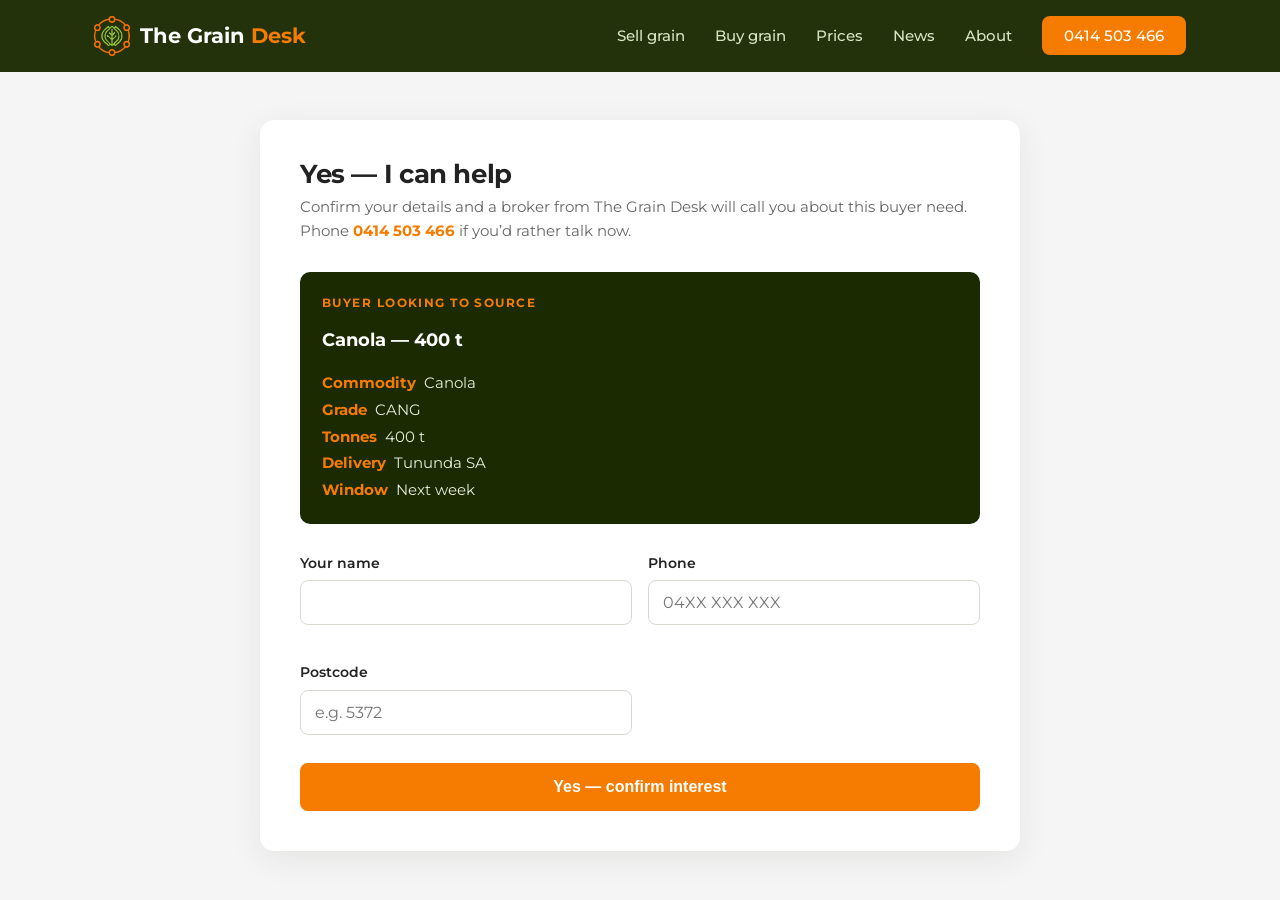
<file: yes.html>
<!DOCTYPE html>
<html lang="en-AU">
<head>
<meta charset="UTF-8">
<meta name="viewport" content="width=device-width, initial-scale=1">
<title>Yes — I can supply. The Grain Desk.</title>
<meta name="description" content="Confirm your interest in supplying a buyer need. The Grain Desk will call you to match the parcel.">
<link rel="icon" type="image/png" href="assets/grainbroker-icon.png">
<link rel="preconnect" href="https://fonts.googleapis.com">
<link rel="preconnect" href="https://fonts.gstatic.com" crossorigin>
<link href="https://fonts.googleapis.com/css2?family=Montserrat:wght@400;500;600;700&display=swap" rel="stylesheet">
<link rel="stylesheet" href="css/site.css">
</head>
<body class="form-shell">

<header>
  <div class="container">
    <nav aria-label="Main">
      <a class="logo" href="index.html">
        <img src="assets/grainbroker-icon.png" alt="">
        <span>The Grain <b>Desk</b></span>
      </a>
      <button class="menu-btn" aria-label="Menu" aria-expanded="false">&#9776;</button>
      <ul class="nav-links">
        <li><a href="sell.html">Sell grain</a></li>
        <li><a href="buy.html">Buy grain</a></li>
        <li><a href="prices.html">Prices</a></li>
        <li><a href="news.html">News</a></li>
        <li><a href="about.html">About</a></li>
        <li><a class="nav-cta" href="tel:+61414503466">0414 503 466</a></li>
      </ul>
    </nav>
  </div>
</header>

<div class="container">
  <form class="form-card" id="yesform" novalidate>
    <h1>Yes — I can help</h1>
    <p class="lede">Confirm your details and a broker from The Grain Desk will call you about this buyer need. Phone <a href="tel:+61414503466" style="color:var(--orange);font-weight:700;text-decoration:none">0414 503 466</a> if you’d rather talk now.</p>

    <div class="review-box" id="need-card" style="background:#1B2A00;color:#fff;margin-bottom:28px">
      <div style="font-size:12px;font-weight:700;letter-spacing:0.12em;text-transform:uppercase;color:#F57C00;margin-bottom:8px">Buyer looking to source</div>
      <div id="need-title" style="font-size:1.15rem;font-weight:700;margin-bottom:12px"></div>
      <div id="need-lines" style="font-size:14.5px;line-height:1.85;color:#E8EDE0"></div>
    </div>

    <div class="grid-2">
      <div class="field">
        <label for="name">Your name</label>
        <input id="name" autocomplete="name">
        <p class="err">We need a name for the call.</p>
      </div>
      <div class="field">
        <label for="phone">Phone</label>
        <input id="phone" type="tel" autocomplete="tel" placeholder="04XX XXX XXX" required>
        <p class="err">Enter the best number to reach you.</p>
      </div>
      <div class="field">
        <label for="postcode">Postcode</label>
        <input id="postcode" inputmode="numeric" autocomplete="postal-code" placeholder="e.g. 5372" required>
        <p class="err">Enter your postcode.</p>
      </div>
    </div>

    <input type="hidden" id="email" value="">
    <input type="hidden" id="contactId" value="">
    <input type="hidden" id="commodity" value="">
    <input type="hidden" id="grade" value="">
    <input type="hidden" id="tonnes" value="">
    <input type="hidden" id="delivery" value="">
    <input type="hidden" id="window" value="">
    <input type="hidden" id="need" value="">

    <button type="button" class="btn-register" id="submit" style="width:100%;justify-content:center;margin-top:8px">Yes — confirm interest</button>

    <div class="success-panel" id="done" hidden>
      <div class="ok">&#10003;</div>
      <h2 style="font-size:1.4rem;margin-bottom:10px">Thanks — we’re on it</h2>
      <p style="color:var(--grey);max-width:30em;margin:0 auto">A broker from The Grain Desk will call you shortly about this buyer need. Or call Jack on <a href="tel:+61414503466" style="color:var(--orange);font-weight:700;text-decoration:none">0414 503 466</a>.</p>
    </div>
  </form>
</div>

<script src="js/site.js?v=20260915yes"></script>
<script>
(function () {
  var DEFAULTS = {
    commodity: "Canola",
    grade: "CANG",
    tonnes: "400",
    delivery: "Tununda SA",
    window: "Next week"
  };

  function qp(keys) {
    var p = new URLSearchParams(window.location.search);
    for (var i = 0; i < keys.length; i++) {
      var v = p.get(keys[i]);
      if (v != null && String(v).trim() !== "") return String(v).trim();
    }
    return "";
  }

  var name = qp(["name", "first", "fn"]);
  var email = qp(["email"]);
  var contactId = qp(["id", "contactId"]);
  var commodity = qp(["commodity"]) || DEFAULTS.commodity;
  var grade = qp(["grade"]) || DEFAULTS.grade;
  var tonnes = qp(["tonnes"]) || DEFAULTS.tonnes;
  var delivery = qp(["delivery"]) || DEFAULTS.delivery;
  var windowVal = qp(["window"]) || DEFAULTS.window;
  var need = qp(["need"]);
  if (!need) {
    need = commodity + " / " + grade + " / " + tonnes + " t / " + delivery + " / " + windowVal;
  }

  document.getElementById("name").value = name;
  document.getElementById("email").value = email;
  document.getElementById("contactId").value = contactId;
  document.getElementById("commodity").value = commodity;
  document.getElementById("grade").value = grade;
  document.getElementById("tonnes").value = tonnes;
  document.getElementById("delivery").value = delivery;
  document.getElementById("window").value = windowVal;
  document.getElementById("need").value = need;

  var tonnesLabel = /t\b/i.test(String(tonnes)) ? String(tonnes) : (String(tonnes) + " t");
  document.getElementById("need-title").textContent = commodity + " — " + tonnesLabel;
  document.getElementById("need-lines").innerHTML =
    "<div><strong style=\"color:#F57C00\">Commodity</strong>&nbsp; " + commodity + "</div>" +
    "<div><strong style=\"color:#F57C00\">Grade</strong>&nbsp; " + grade + "</div>" +
    "<div><strong style=\"color:#F57C00\">Tonnes</strong>&nbsp; " + tonnesLabel + "</div>" +
    "<div><strong style=\"color:#F57C00\">Delivery</strong>&nbsp; " + delivery + "</div>" +
    "<div><strong style=\"color:#F57C00\">Window</strong>&nbsp; " + windowVal + "</div>";

  function val(id) { return document.getElementById(id).value.trim(); }
  function invalid(id, bad) {
    var f = document.getElementById(id).closest(".field");
    f.classList.toggle("invalid", bad);
    return bad;
  }

  document.getElementById("submit").addEventListener("click", function () {
    var a = invalid("name", !val("name"));
    var b = invalid("phone", val("phone").replace(/\D/g, "").length < 8);
    var pc = val("postcode").replace(/\D/g, "");
    var c = invalid("postcode", pc.length < 3 || pc.length > 4);
    if (a || b || c) return;

    var payload = {
      name: val("name"),
      phone: val("phone"),
      postcode: val("postcode"),
      email: val("email"),
      commodity: val("commodity"),
      grade: val("grade"),
      tonnes: val("tonnes"),
      delivery: val("delivery"),
      window: val("window"),
      need: val("need"),
      contactId: val("contactId")
    };

    var btn = document.getElementById("submit");
    btn.disabled = true;
    btn.textContent = "Sending…";
    window.gbSubmitYes(payload, function (ok, errMsg) {
      if (!ok) {
        btn.disabled = false;
        btn.textContent = "Yes — confirm interest";
        var detail = errMsg ? (" (" + errMsg + ")") : "";
        alert("Something went wrong confirming your interest" + detail + " — call us on 0414 503 466 or try again.");
        return;
      }
      document.getElementById("yesform").querySelectorAll(".grid-2,.field,#submit,#need-card,.lede").forEach(function (el) {
        el.hidden = true;
      });
      document.getElementById("done").hidden = false;
      window.scrollTo({ top: 0 });
    });
  });
})();
</script>
</body>
</html>
</file>
<file: css/site.css>
/* The Grain Desk — brand kit v1.0 (May 2025). Palette + Montserrat locked by brand board. */
:root{
  --orange:#F57C00;
  --orange-dark:#D96C00;
  --green:#A5D66A;
  --green-deep:#1B2A00;
  --green-mid:#2E4210;
  --ink:#222222;
  --grey:#666666;
  --paper:#F5F5F5;
  --white:#FFFFFF;
  --success:#28A745; --warning:#FFC107; --error:#DC3545; --info:#17A2B8;
  --radius:10px;
  --shadow:0 18px 48px rgba(27,42,0,.16);
}
*{margin:0;padding:0;box-sizing:border-box}
html{scroll-behavior:smooth}
body{font-family:'Montserrat',system-ui,sans-serif;font-size:16.5px;line-height:1.65;color:var(--ink);background:var(--white)}
img{max-width:100%;display:block}
a{color:inherit}
.container{max-width:1140px;margin:0 auto;padding:0 24px}
h1,h2,h3{line-height:1.12;letter-spacing:-0.015em}
.accent{color:var(--green)}
.accent-orange{color:var(--orange)}

/* Nav */
header{position:sticky;top:0;z-index:100;background:rgba(27,42,0,.96);backdrop-filter:blur(10px)}
nav{display:flex;align-items:center;justify-content:space-between;height:72px}
.logo{display:flex;align-items:center;gap:10px;text-decoration:none}
.logo img{height:40px;width:auto}
.logo span{font-weight:700;font-size:21px;color:#fff}
.logo span b{color:var(--orange);font-weight:700}
.nav-links{display:flex;gap:30px;list-style:none;align-items:center}
.nav-links a{color:#D8E4C4;text-decoration:none;font-size:15px;font-weight:500;transition:color .2s}
.nav-links a:hover,.nav-links a[aria-current="page"]{color:#fff}
.nav-cta{background:var(--orange);color:#fff !important;padding:10px 22px;border-radius:8px;font-weight:600;transition:background .2s}
.nav-cta:hover{background:var(--orange-dark)}
.menu-btn{display:none;background:none;border:0;color:#fff;font-size:26px;cursor:pointer}
@media(max-width:860px){
  .nav-links{position:fixed;inset:72px 0 auto 0;background:var(--green-deep);flex-direction:column;padding:24px;gap:20px;transform:translateY(-130%);transition:transform .25s ease;box-shadow:var(--shadow)}
  .nav-links.open{transform:none}
  .menu-btn{display:block}
}

/* Buttons: each CTA has its own identity */
.btn-register{display:inline-flex;align-items:center;gap:10px;background:var(--orange);color:#fff;font-weight:700;font-size:16px;padding:15px 30px;border-radius:8px;text-decoration:none;border:0;cursor:pointer;transition:background .2s,transform .15s}
.btn-register:hover{background:var(--orange-dark)}
.btn-register:active{transform:scale(.98)}
.btn-buyer{display:inline-flex;align-items:center;gap:8px;background:transparent;color:#fff;font-weight:600;font-size:15.5px;padding:14px 26px;border-radius:8px;border:1.5px solid rgba(165,214,106,.6);text-decoration:none;cursor:pointer;transition:border-color .2s,background .2s}
.btn-buyer:hover{border-color:var(--green);background:rgba(165,214,106,.08)}
.btn-call{display:inline-flex;align-items:center;gap:8px;color:var(--green-deep);font-weight:700;text-decoration:none;border-bottom:2px solid var(--orange);padding-bottom:2px;transition:color .2s}
.btn-call:hover{color:var(--orange)}

/* Hero: full-viewport, clear footage, darkness only behind the text */
.hero{position:relative;background:var(--green-deep);color:#fff;overflow:hidden;min-height:96dvh;display:flex;align-items:center}
.hero-media{position:absolute;inset:0;background-size:cover;background-position:center 38%;opacity:.92}
.hero-scrim{position:absolute;inset:0;background:
  linear-gradient(90deg,rgba(16,25,0,.72) 0%,rgba(16,25,0,.42) 38%,rgba(16,25,0,.08) 62%,rgba(16,25,0,0) 80%),
  linear-gradient(180deg,rgba(16,25,0,.25) 0%,rgba(16,25,0,0) 18%,rgba(16,25,0,0) 82%,rgba(27,42,0,.85) 100%)}
.hero .container{max-width:none;margin:0;padding-left:clamp(24px,4vw,64px)}
.hero-inner{position:relative;padding:80px 0;max-width:560px}
.hero h1{font-size:clamp(2.5rem,5.4vw,3.9rem);font-weight:700;margin-bottom:20px;text-shadow:0 2px 24px rgba(0,0,0,.45)}
.hero p{font-size:clamp(1.05rem,1.9vw,1.25rem);color:#E6EEDA;max-width:32em;margin-bottom:34px;text-shadow:0 1px 14px rgba(0,0,0,.5)}
.hero-ctas{display:flex;gap:16px;flex-wrap:wrap;align-items:center}

/* Sections */
section{padding:88px 0}
.section-title{font-size:clamp(1.7rem,3.2vw,2.3rem);font-weight:700;margin-bottom:14px;max-width:22em}
.section-sub{color:var(--grey);max-width:38em;margin-bottom:48px;font-size:1.05rem}

/* How it works: numbered rail */
.steps{display:grid;grid-template-columns:repeat(3,1fr);gap:0;border-top:1px solid #E4E4E4}
.step{padding:36px 28px 8px;border-left:1px solid #E4E4E4}
.step:first-child{border-left:0}
.step .num{font-size:15px;font-weight:700;color:var(--orange);display:block;margin-bottom:14px}
.step h3{font-size:1.15rem;font-weight:600;margin-bottom:8px}
.step p{color:var(--grey);font-size:15px}
@media(max-width:820px){.steps{grid-template-columns:1fr}.step{border-left:0;border-top:1px solid #E4E4E4}}

/* Split band */
.band{background:var(--green-deep);color:#fff}
.band-grid{display:grid;grid-template-columns:1.05fr .95fr;gap:56px;align-items:center}
.band img{border-radius:var(--radius);box-shadow:var(--shadow)}
.band h2{font-size:clamp(1.6rem,3vw,2.1rem);font-weight:700;margin-bottom:16px}
.band p{color:#C9D8B2;margin-bottom:14px}
.band .tick{display:flex;gap:12px;align-items:flex-start;margin:16px 0;color:#E4EDD5}
.band .tick svg{flex-shrink:0;margin-top:4px}
@media(max-width:880px){.band-grid{grid-template-columns:1fr}}

/* Price strip */
.price-strip{background:var(--paper)}
.price-table{width:100%;border-collapse:collapse;background:#fff;border-radius:var(--radius);overflow:hidden;box-shadow:0 6px 24px rgba(27,42,0,.07)}
.price-table th{background:var(--green-deep);color:#fff;text-align:left;font-size:13px;font-weight:600;letter-spacing:.04em;padding:13px 18px}
.price-table td{padding:14px 18px;border-top:1px solid #EFEFEA;font-size:15.5px}
.price-table td.num{font-variant-numeric:tabular-nums;font-weight:700;color:var(--green-deep);text-align:right}
.price-table th.num{text-align:right}
.price-note{font-size:13.5px;color:var(--grey);margin-top:14px}

/* Forms */
.form-shell{background:var(--paper);min-height:100dvh}
.form-card{background:#fff;border-radius:14px;box-shadow:0 8px 32px rgba(27,42,0,.08);max-width:760px;margin:48px auto;padding:40px}
.form-card h1{font-size:1.6rem;font-weight:700;margin-bottom:6px}
.form-card .lede{color:var(--grey);font-size:15px;margin-bottom:28px}
label{display:block;font-size:13.5px;font-weight:600;margin-bottom:6px;color:var(--ink)}
input,select,textarea{width:100%;font-family:inherit;font-size:15.5px;padding:12px 14px;border:1.5px solid #D9D9D2;border-radius:8px;background:#fff;transition:border-color .15s}
input:focus,select:focus,textarea:focus{outline:none;border-color:var(--orange)}
.field{margin-bottom:20px}
.field .err{display:none;color:var(--error);font-size:13px;margin-top:5px}
.field.invalid input,.field.invalid select{border-color:var(--error)}
.field.invalid .err{display:block}
.grid-2{display:grid;grid-template-columns:1fr 1fr;gap:16px}
.grid-3{display:grid;grid-template-columns:repeat(3,1fr);gap:16px}
@media(max-width:640px){.grid-2,.grid-3{grid-template-columns:1fr}}

/* Wizard */
.wiz-progress{display:flex;gap:6px;margin-bottom:30px}
.wiz-progress div{flex:1;text-align:center}
.wiz-progress .bar{height:5px;border-radius:3px;background:#E2E2DA}
.wiz-progress .on .bar{background:var(--orange)}
.wiz-progress p{font-size:11.5px;margin-top:6px;color:var(--grey)}
.wiz-progress .on p{color:var(--ink);font-weight:600}
.chips{display:grid;grid-template-columns:repeat(auto-fit,minmax(105px,1fr));gap:10px;margin-bottom:6px}
.chip{background:#fff;border:1.5px solid #D9D9D2;border-radius:8px;padding:13px 8px;font-family:inherit;font-weight:600;font-size:14px;cursor:pointer;transition:all .15s;text-align:center;color:var(--ink)}
.chip:hover{border-color:var(--green)}
.chip.sel{background:var(--green-deep);color:var(--green);border-color:var(--green)}
.chip i{font-style:normal;display:block;font-size:20px;margin-bottom:4px}
.wiz-nav{display:flex;justify-content:space-between;align-items:center;margin-top:30px}
.btn-back{background:none;border:0;font-family:inherit;font-size:14.5px;font-weight:600;color:var(--grey);cursor:pointer;padding:10px 4px}
.btn-back:hover{color:var(--ink)}
.btn-next{background:var(--ink);color:#fff;border:0;border-radius:8px;font-family:inherit;font-weight:600;font-size:15px;padding:12px 28px;cursor:pointer;transition:background .2s}
.btn-next:hover{background:#000}
.review-box{background:var(--paper);border-radius:10px;padding:20px 22px;margin:18px 0;font-size:15px;line-height:1.9}
.success-panel{text-align:center;padding:40px 20px}
.success-panel .ok{width:64px;height:64px;border-radius:50%;background:var(--green);color:var(--green-deep);font-size:30px;display:flex;align-items:center;justify-content:center;margin:0 auto 20px}

/* News */
.news-tabs{display:flex;gap:10px;flex-wrap:wrap;margin-bottom:36px}
.news-tab{border:1.5px solid #D9D9D2;background:#fff;border-radius:999px;padding:9px 20px;font-family:inherit;font-size:14px;font-weight:600;cursor:pointer;color:var(--ink)}
.news-tab.sel{background:var(--green-deep);color:var(--green);border-color:var(--green-deep)}
.news-item{border-top:1px solid #E7E7E0;padding:26px 0}
.news-item .meta{font-size:12.5px;color:var(--grey);margin-bottom:8px;font-weight:600;letter-spacing:.03em}
.news-item h3{font-size:1.2rem;font-weight:700;margin-bottom:8px}
.news-item p{color:var(--grey);font-size:15px;max-width:46em}

/* Footer */
footer{background:var(--green-deep);color:#B9C9A0;padding:56px 0 34px;font-size:14.5px}
.foot-grid{display:grid;grid-template-columns:2fr 1fr 1fr 1fr;gap:36px;margin-bottom:40px}
.foot-grid h4{color:#fff;font-size:14px;font-weight:600;margin-bottom:14px}
.foot-grid a{display:block;color:#B9C9A0;text-decoration:none;margin-bottom:9px;transition:color .2s}
.foot-grid a:hover{color:#fff}
.foot-base{border-top:1px solid rgba(255,255,255,.12);padding-top:24px;display:flex;justify-content:space-between;gap:16px;flex-wrap:wrap;font-size:13px}
@media(max-width:820px){.foot-grid{grid-template-columns:1fr 1fr}}

/* Motion */
@media(prefers-reduced-motion:no-preference){
  .rise{opacity:1;transform:translateY(18px);animation:rise .7s ease forwards}
  @keyframes rise{to{transform:none}}
}
</file>
